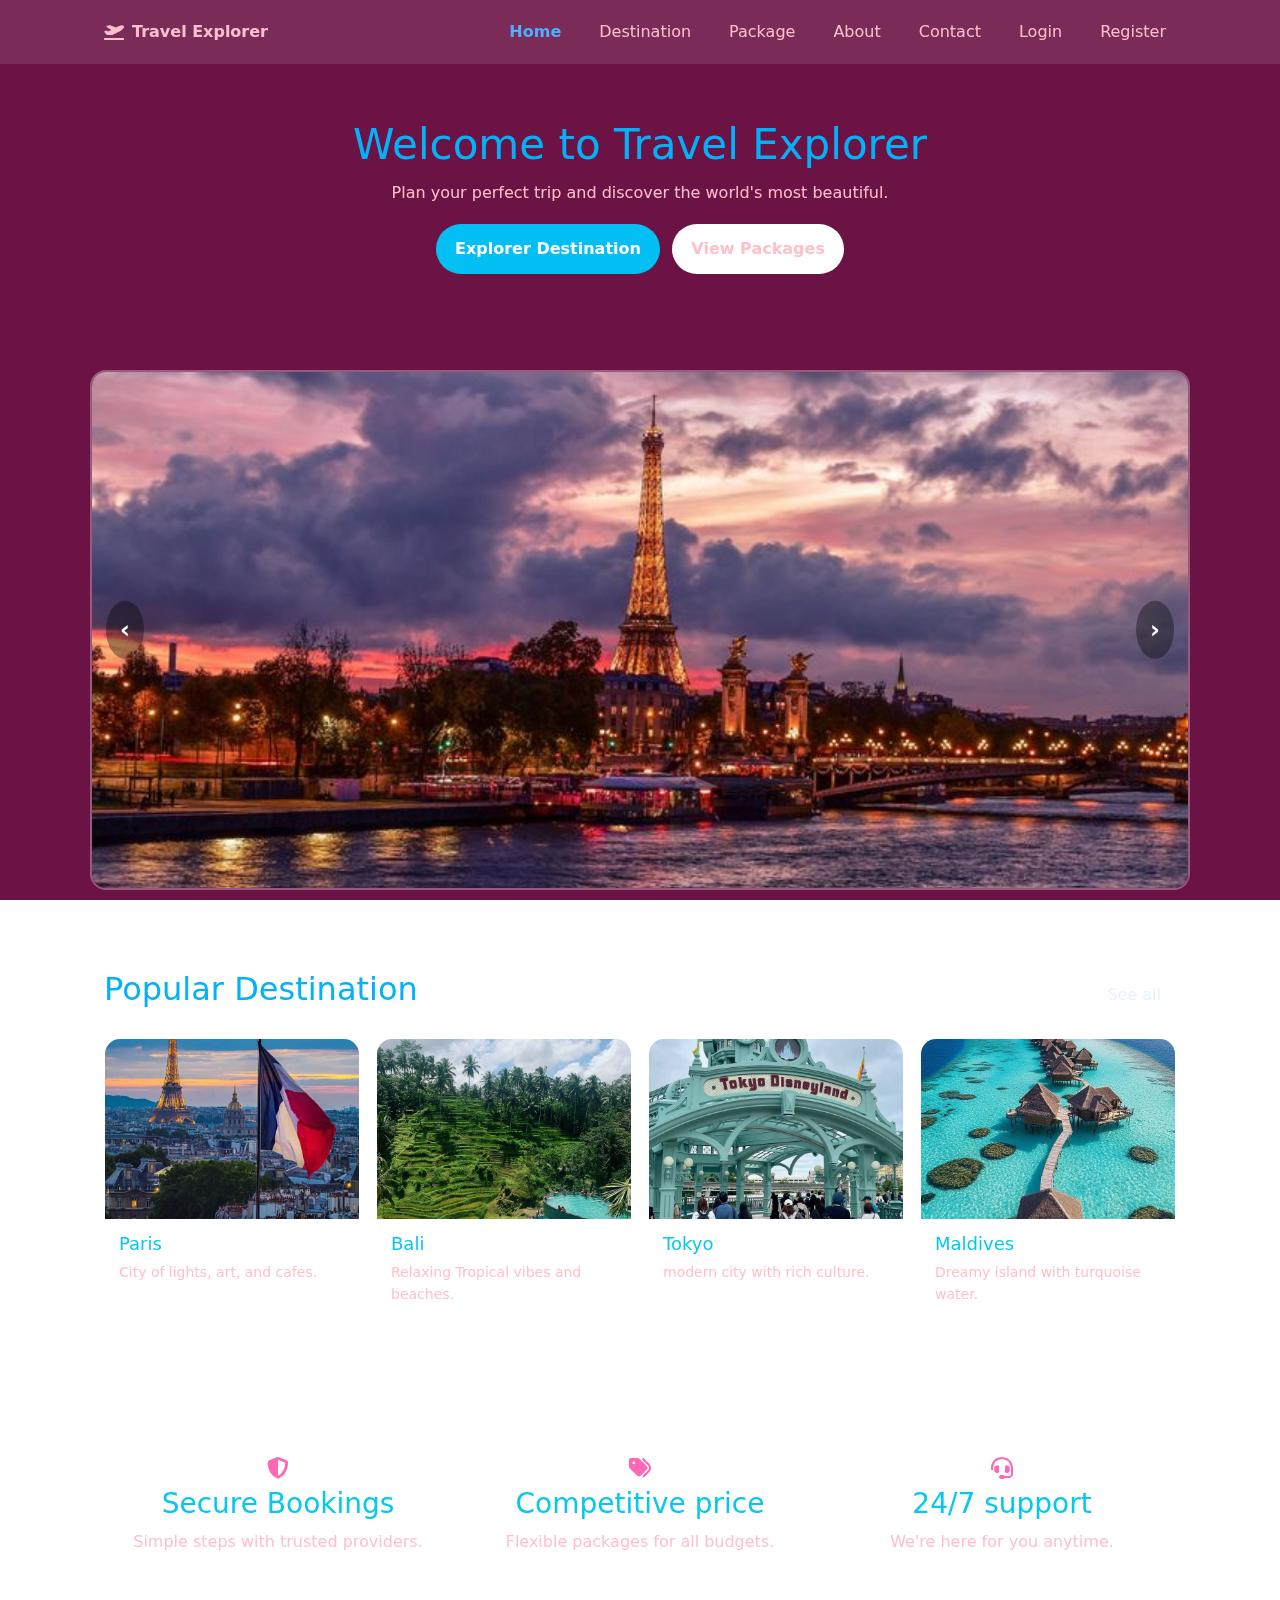
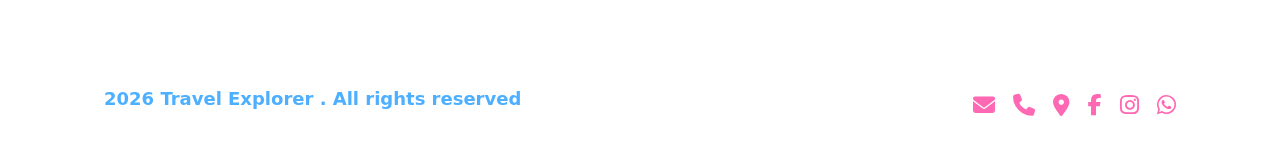
<file: index.html>
<!DOCTYPE html>
<html lang="en" dir="ltr">
<head>
    <meta charset="UTF-8">
    <meta name="viewport" content="width=device-width, initial-scale=1.0">
    <title>Home-Travel_Explorer</title>
    <link rel="stylesheet" href="./vendor/bootstrap/css/bootstrap.min.css">
    <link rel="stylesheet" href="./vendor/fontawesome-free-6.7.2-web/fontawesome-free-6.7.2-web/css/all.min.css">
    <link rel="stylesheet" href="./css/style.css">
</head>
<body>
    <div class="page-bg"></div>
    <div class="page-overlay"></div>
    <header class="site-header">
        <nav class="nav container">
            <a class="logo" href="index.html">
            <i class="fa-solid fa-plane-departure"></i>Travel Explorer</a>
            <button class="nav-toggle" aria-expanded="false" aria-controls="menu" aria-label="Toggle menu">
                <i class="fa-solid fa-bars"></i>
            </button>
            <ul id="menu" class="menu">
                <li><a class="active" href="index.html">Home</a></li>
                <li><a href="destinations.html">Destination</a></li>
                <li><a href="packages.html">Package</a></li>
                <li><a href="about.html">About</a></li>
                <li><a href="contact.html">Contact</a></li>
                <li><a href="login.html">Login</a></li>
                <li><a href="register.html">Register</a></li>
            </ul>
        </nav>
    </header>
    <main>
        <section class="hero container">
            <h1>Welcome to Travel Explorer</h1>
            <P>Plan your  perfect trip and discover the world's most beautiful.</P>
            <div class="cta-row">
                <a class="btn primary" href="destinations.html">Explorer Destination</a>
                <a class="btn ghost" href="packages.html">View Packages</a>
            </div>
        </section>
       
<div class="te-slider" id="heroSlider">
  <div class="te-track">
    <div class="te-item"><img src="./images/parisPhoto.jpeg"  alt="Paris"></div>
    <div class="te-item"><img src="./images/baliPhoto.jpeg" alt="Bali"></div>
    <div class="te-item"><img src="./images/TokyoPhoto.jpeg" alt="Tokyo"></div>
    <div class="te-item"><img src="./images/maldivesPhoto.jpeg" alt="Maldives"></div>
    <div class="te-item"><img src="./images/dubiPhoto.jpeg" alt="Dubai"></div>
  </div>

  <button class="te-nav te-prev" aria-label="Previous">‹</button>
  <button class="te-nav te-next" aria-label="Next">›</button>
</div>
<!-- ===== /Slider ===== -->

        <section class="container popular">
             <div class="section-head">
                        <h2>Popular Destination</h2>
                        <a class="link glass-btn" href="destinations.html">See all</a>
                    </div>
                    <div class="grid-4">
                        <article class="card">
                            <img src="./images/paris.jpeg"   alt="eiffel tower in paris">
                            <div class="card-body">
                                <h3>Paris</h3>
                                <p>City of lights, art, and cafes.</p>
                            </div>
                        </article>
                        <article class="card">
                            <img src="./images/bali.jpeg"  alt="Tropical beach in Bali">
                            <div class="card-body">
                                <h3>Bali</h3>
                                <p>Relaxing Tropical vibes and beaches.</p>
                            </div>
                        </article>
                        <article class="card">
                            <img src="./images/tokyo.jpeg"  alt="tokyo skyline at dusk">
                            <div class="card-body">
                                <h3>Tokyo</h3>
                                <p>modern city with rich culture.</p>
                            </div>
                        </article>
                        <article class="card">
                            <img src="./images/maldives.jpeg" alt="crystal water in maldives">
                            <div class="card-body">
                                <h3>Maldives</h3>
                                <p>Dreamy island with turquoise water.</p>
                            </div>
                        </article>
                    </div>
            </section>
            <!-- why choose us -->
             <section class="container feature">
                <h2>Why choose us?</h2>
                <div class="grid-3">
                    <div class="feature">
                        <i class="fa-solid fa-shield-halved "></i>
                        <h3>Secure Bookings</h3>
                        <p>Simple steps with trusted providers.</p>
                    </div>
                    <div class="feature">
                        <i class="fa-solid fa-tags"></i>
                        <h3>Competitive price</h3>
                        <p>Flexible packages for all budgets.</p>
                    </div>
                    <div class="feature">
                        <i class="fa-solid fa-headset"></i>
                        <h3>24/7 support</h3>
                        <p>We're here for you anytime.</p>
                    </div>
                </div>
             </section>
            </main>
            <footer class="site-footer">
                <div class="container footer-row">
                    <small>
                        <span id="year"></span>
                        Travel Explorer . All rights reserved
                    </small>
                    <div class="social">
                        <a href="mailto:info@travelexplorer.com" aria-label="Email">
                            <i class="fa-solid fa-envelope"></i>
                        </a>
                        <a href="#" aria-label="Phone">
                            <i class="fa-solid fa-phone"></i>
                        </a>
                        <a href="#" aria-label="Location">
                            <i class="fa-solid fa-location-dot"></i>
                        </a>
                        <a href="https://facebook.com" target="_blank" aria-label="facebook">
                            <i class="fa-brands fa-facebook-f"></i>
                        </a>
                        <a href="https://instagram.com" target="_blank" aria-label="instagram">
                            <i class="fa-brands fa-instagram"></i>
                        </a>
                        <a href="https://whatsApp" target="_blank" aria-label="whatsApp">
                            <i class="fa-brands fa-whatsapp"></i>
                        </a>
                     </div>
                </div>
            </footer>
            <script src="./vendor/bootstrap/js/bootstrap.bundle.min.js"></script>
            <script src="./js/app.js"></script>
        </body>
</html>
</file>
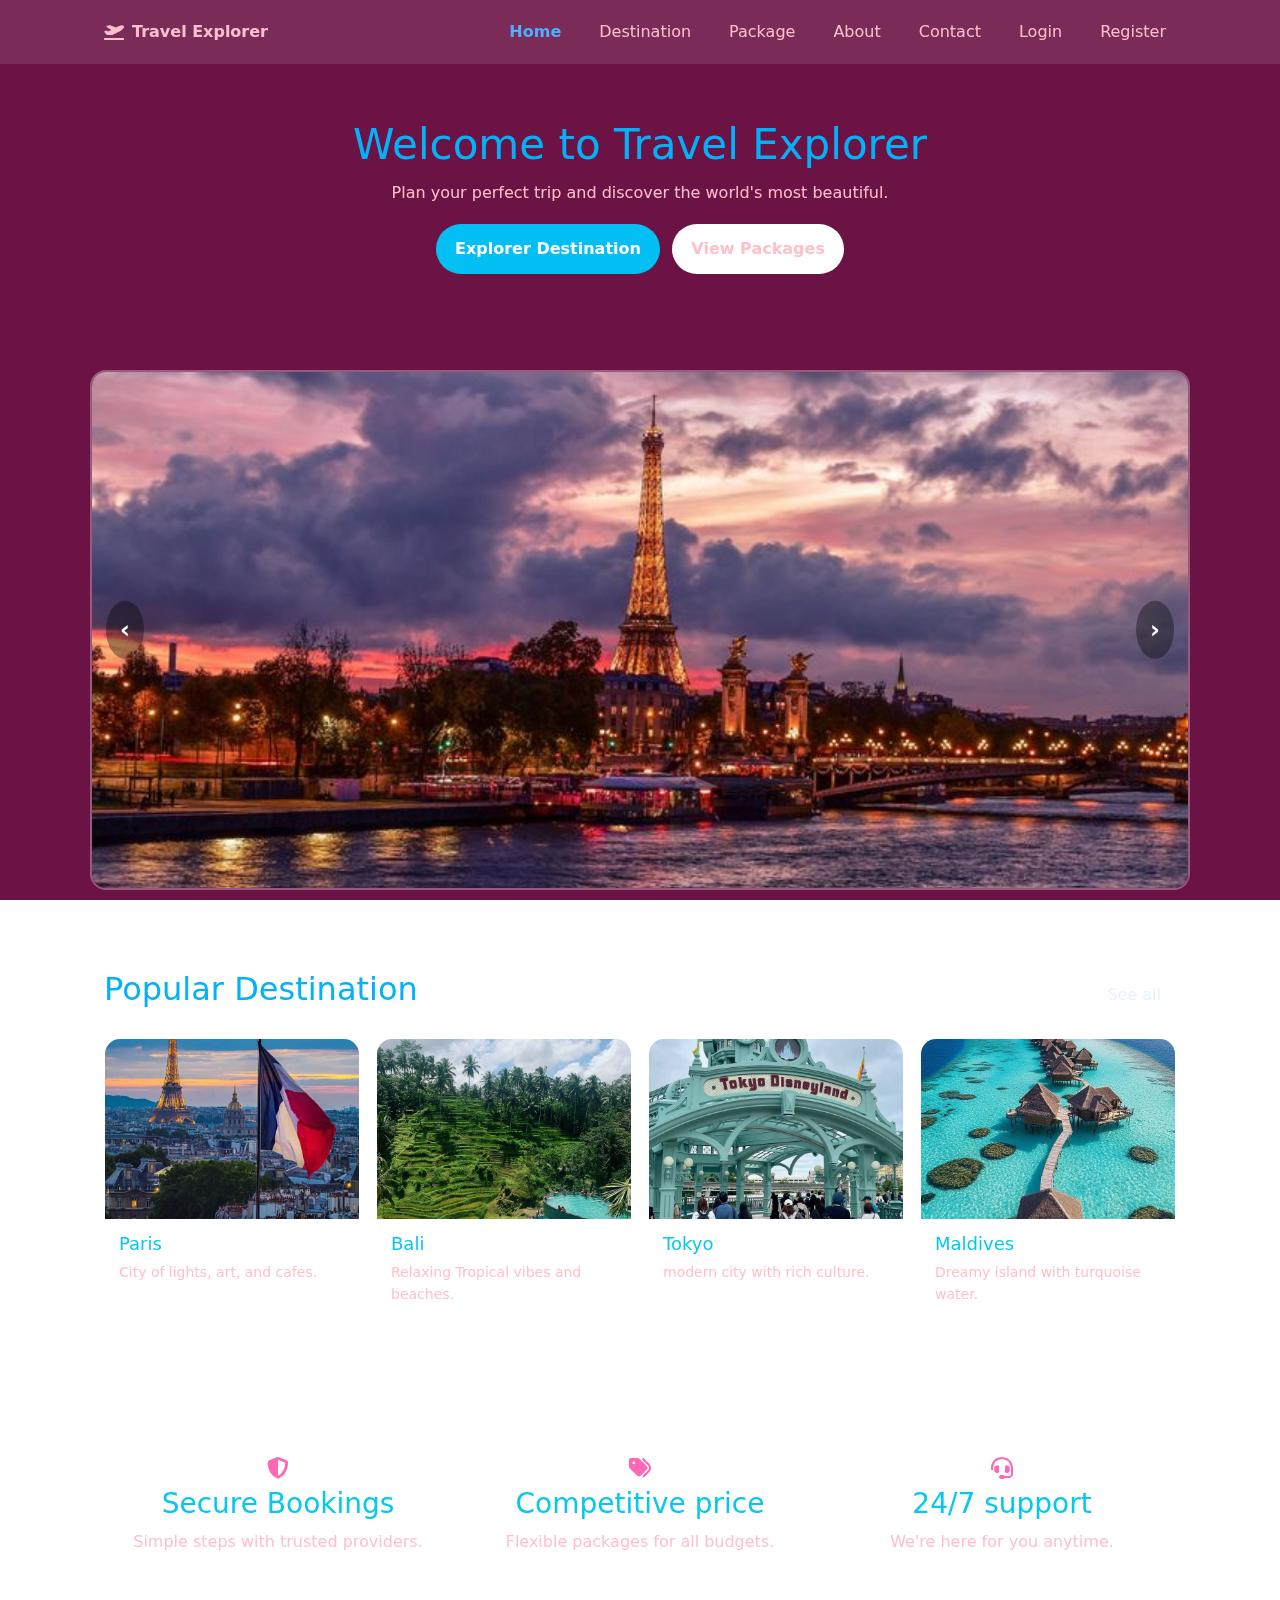
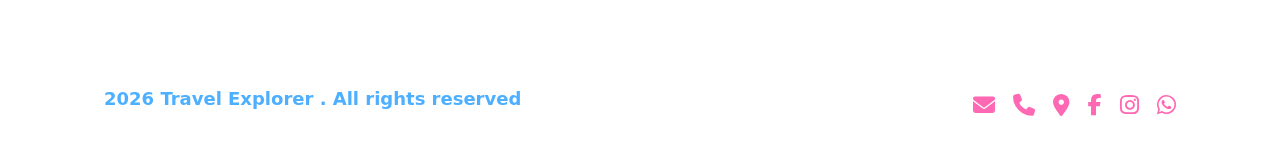
<file: HTML/index.html>
<!DOCTYPE html>
<html lang="en" dir="ltr">
<head>
    <meta charset="UTF-8">
    <meta name="viewport" content="width=device-width, initial-scale=1.0">
    <title>Travel_Explorer</title>
    <meta name="description" content="Discover top destination and travel package with travel Explorer.">
    <link rel="stylesheet" href="../vendor/web/bootstrap/css/bootstrap.min.css">
    <link rel="stylesheet" href="../vendor/web/fontawesome-free-6.7.2-web/fontawesome-free-6.7.2-web/css/all.min.css">
    <link rel="stylesheet" href="../css/style.css">
</head>
<body>
    <div class="page-bg"></div>
    <div class="page-overlay"></div>
    <header class="site-header">
        <nav class="nav container">
            <a class="logo" href="index.html">
            <i class="fa-solid fa-plane-departure"></i>Travel Explorer</a>
            <button class="nav-toggle" aria-expanded="false" aria-controls="menu" aria-label="Toggle menu">
                <i class="fa-solid fa-bars"></i>
            </button>
            <ul id="menu" class="menu">
                <li><a class="active" href="index.html">Home</a></li>
                <li><a href="./destinations.html">Destination</a></li>
                <li><a href="./packages.html">Package</a></li>
                <li><a href="./about.html">About</a></li>
                <li><a href="./contact.html">Contact</a></li>
                <li><a href="./login.html">Login</a></li>
                <li><a href="./register.html">Register</a></li>
            </ul>
        </nav>
    </header>
    <main>
        <section class="hero container">
            <h1>Welcome to Travel Explorer</h1>
            <P>Plan your  perfect trip and discover the world's most beautiful.</P>
            <div class="cta-row">
                <a class="btn primary" href="destinations.html">Explorer Destination</a>
                <a class="btn ghost" href="packages.html">View Packages</a>
            </div>
        </section>
       
<div class="te-slider" id="heroSlider">
  <div class="te-track">
    <div class="te-item"><img src="../images/parisPhoto.jpeg"  alt="Paris"></div>
    <div class="te-item"><img src="../images/baliPhoto.jpeg" alt="Bali"></div>
    <div class="te-item"><img src="../images/TokyoPhoto.jpeg" alt="Tokyo"></div>
    <div class="te-item"><img src="../images/maldivesPhoto.jpeg" alt="Maldives"></div>
    <div class="te-item"><img src="../images/dubiPhoto.jpeg" alt="Dubai"></div>
  </div>

  <button class="te-nav te-prev" aria-label="Previous">‹</button>
  <button class="te-nav te-next" aria-label="Next">›</button>
</div>
<!-- ===== /Slider ===== -->

        <section class="container popular">
             <div class="section-head">
                        <h2>Popular Destination</h2>
                        <a class="link glass-btn" href="destinations.html">See all</a>
                    </div>
                    <div class="grid-4">
                        <article class="card">
                            <img src="../images/paris.jpeg"   alt="eiffel tower in paris">
                            <div class="card-body">
                                <h3>Paris</h3>
                                <p>City of lights, art, and cafes.</p>
                            </div>
                        </article>
                        <article class="card">
                            <img src="../images/bali.jpeg"  alt="Tropical beach in Bali">
                            <div class="card-body">
                                <h3>Bali</h3>
                                <p>Relaxing Tropical vibes and beaches.</p>
                            </div>
                        </article>
                        <article class="card">
                            <img src="../images/tokyo.jpeg"  alt="tokyo skyline at dusk">
                            <div class="card-body">
                                <h3>Tokyo</h3>
                                <p>modern city with rich culture.</p>
                            </div>
                        </article>
                        <article class="card">
                            <img src="../images/maldives.jpeg" alt="crystal water in maldives">
                            <div class="card-body">
                                <h3>Maldives</h3>
                                <p>Dreamy island with turquoise water.</p>
                            </div>
                        </article>
                    </div>
            </section>
            <!-- why choose us -->
             <section class="container feature">
                <h2>Why choose us?</h2>
                <div class="grid-3">
                    <div class="feature">
                        <i class="fa-solid fa-shield-halved "></i>
                        <h3>Secure Bookings</h3>
                        <p>Simple steps with trusted providers.</p>
                    </div>
                    <div class="feature">
                        <i class="fa-solid fa-tags"></i>
                        <h3>Competitive price</h3>
                        <p>Flexible packages for all budgets.</p>
                    </div>
                    <div class="feature">
                        <i class="fa-solid fa-headset"></i>
                        <h3>24/7 support</h3>
                        <p>We're here for you anytime.</p>
                    </div>
                </div>
             </section>
            </main>
            <footer class="site-footer">
                <div class="container footer-row">
                    <small>
                        <span id="year"></span>
                        Travel Explorer . All rights reserved
                    </small>
                    <div class="social">
                        <a href="mailto:info@travelexplorer.com" aria-label="Email">
                            <i class="fa-solid fa-envelope"></i>
                        </a>
                        <a href="#" aria-label="Phone">
                            <i class="fa-solid fa-phone"></i>
                        </a>
                        <a href="#" aria-label="Location">
                            <i class="fa-solid fa-location-dot"></i>
                        </a>
                        <a href="https://facebook.com" target="_blank" aria-label="facebook">
                            <i class="fa-brands fa-facebook-f"></i>
                        </a>
                        <a href="https://instagram.com" target="_blank" aria-label="instagram">
                            <i class="fa-brands fa-instagram"></i>
                        </a>
                        <a href="https://whatsApp" target="_blank" aria-label="whatsApp">
                            <i class="fa-brands fa-whatsapp"></i>
                        </a>
                     </div>
                </div>
            </footer>
            <script src="../vendor/web/bootstrap/js/bootstrap.bundle.min.js"></script>
            <script src="../js/app.js"></script>
        </body>
</html>
</file>
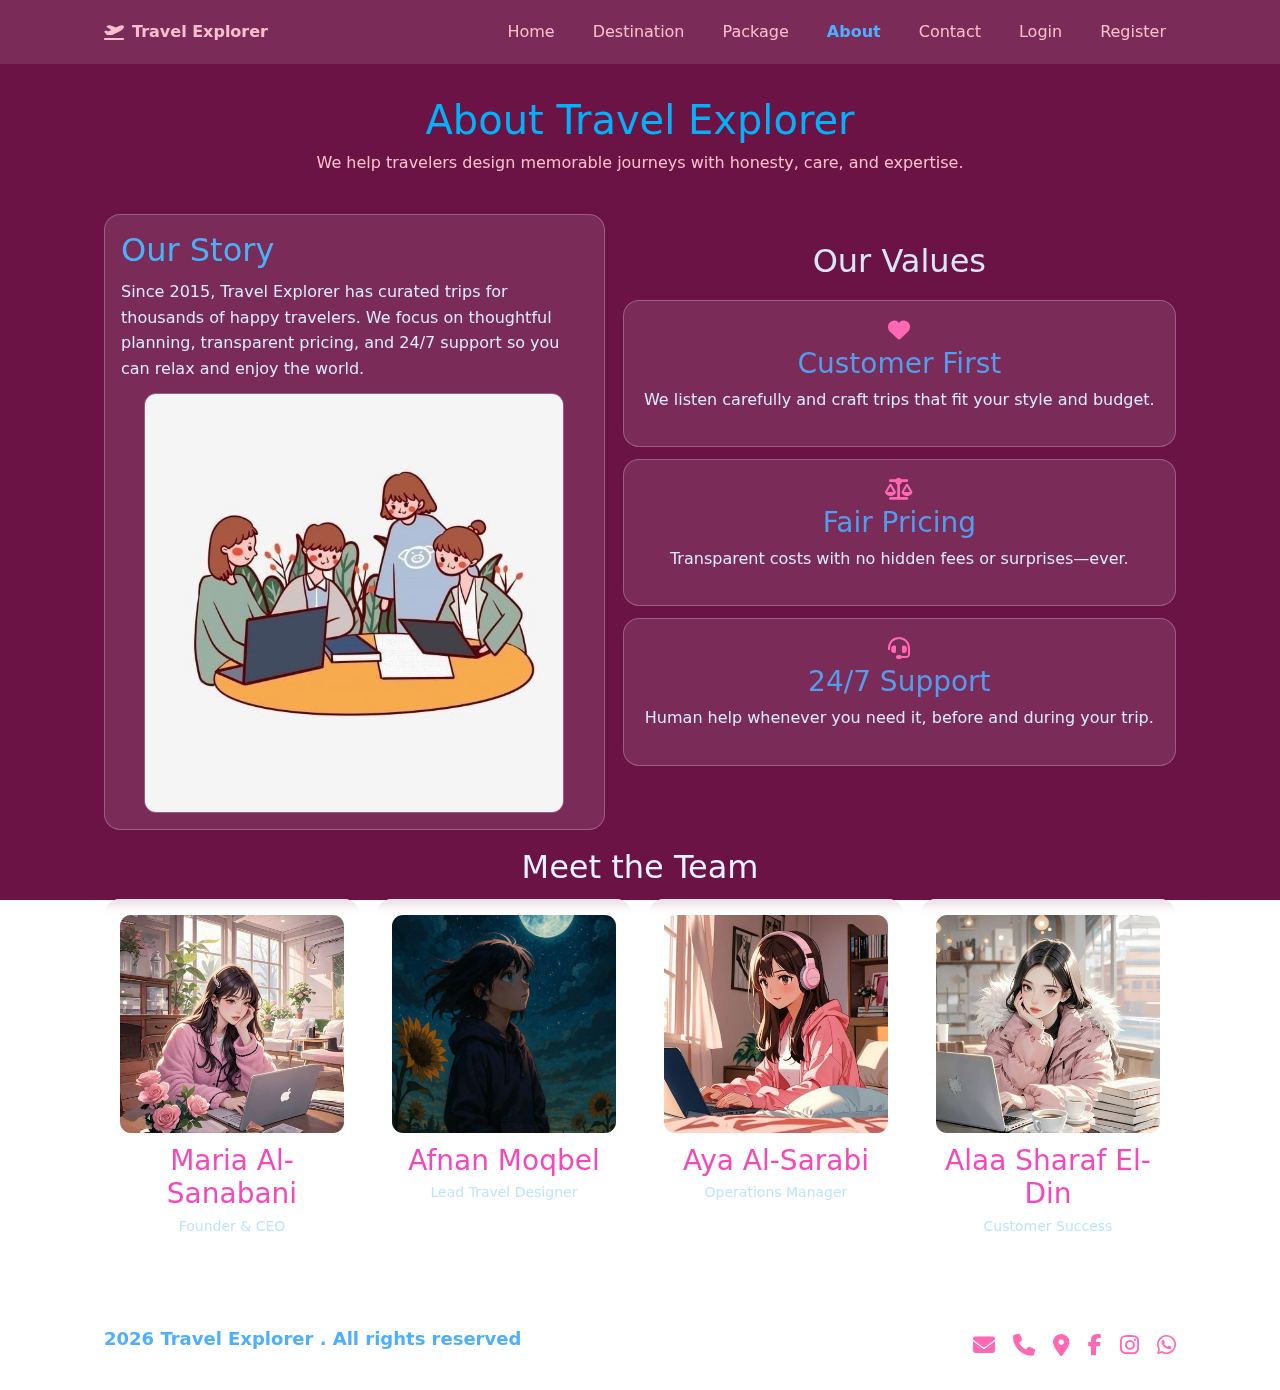
<file: about.html>
<!DOCTYPE html>
<html lang="en" dir="ltr">
<head>
    <meta charset="UTF-8">
    <meta name="viewport" content="width=device-width, initial-scale=1.0">
    <title>About-Travel_Explorer</title>
    <link rel="stylesheet" href="./vendor/bootstrap/css/bootstrap.min.css">
    <link rel="stylesheet" href="./vendor/fontawesome-free-6.7.2-web/fontawesome-free-6.7.2-web/css/all.min.css">
    <link rel="stylesheet" href="./css/style.css">
</head>
<body>
    <div class="page-bg"></div>
    <div class="page-overlay"></div>
    <header class="site-header">
        <nav class="nav container">
            <a class="logo" href="index.html">
            <i class="fa-solid fa-plane-departure"></i>Travel Explorer</a>
            <button class="nav-toggle" aria-expanded="false" aria-controls="menu" aria-label="Toggle menu">
                <i class="fa-solid fa-bars"></i>
            </button>
            <ul id="menu" class="menu">
                <li><a  href="index.html">Home</a></li>
                <li><a href="destinations.html">Destination</a></li>
                <li><a  href="packages.html">Package</a></li>
                <li><a class="active" href="bout.html">About</a></li>
                <li><a href="contact.html">Contact</a></li>
                <li><a href="login.html">Login</a></li>
                <li><a href="register.html">Register</a></li>
            </ul>
        </nav>
    </header>
             
      <main>
    <!-- عنوان الصفحة  -->
    <section class="container page-hero">
      <h1>About Travel Explorer</h1>
      <p>We help travelers design memorable journeys with honesty, care, and expertise.</p>
    </section>

    <!-- ===== New two-column layout: Aside (story) + Main (values) ===== -->
    <section class="container about-split">
      <!-- Left column: Our Story (text then image) -->
      <aside class="about-aside glass">
        <h2>Our Story</h2>
        <p>
          Since 2015, Travel Explorer has curated trips for thousands of happy travelers.
          We focus on thoughtful planning, transparent pricing, and 24/7 support so you can relax and enjoy the world.
        </p>
        <img class="about-illustration" src="./images/office-team2.jpeg" alt="Our team at work">
      </aside>

      <!-- Right column: Our Values (stacked vertically) -->
      <section class="about-main">
        <h2 class="center">Our Values</h2>

        <div class="value-card glass">
          <i class="fa-solid fa-heart"></i>
          <h3>Customer First</h3>
          <p>We listen carefully and craft trips that fit your style and budget.</p>
        </div>

        <div class="value-card glass">
          <i class="fa-solid fa-scale-balanced"></i>
          <h3>Fair Pricing</h3>
          <p>Transparent costs with no hidden fees or surprises—ever.</p>
        </div>

        <div class="value-card glass">
          <i class="fa-solid fa-headset"></i>
          <h3>24/7 Support</h3>
          <p>Human help whenever you need it, before and during your trip.</p>
        </div>
      </section>
    </section>
 <!-- الفريق -->
    <section class="container about-team">
      <h2 class="center">Meet the Team</h2>
      <div class="team-grid">
        <article class="team-card glass">
          <img src="./images/Maria.jpeg" alt="Alex Carter">
          <h3>Maria Al-Sanabani</h3>
          <p class="role">Founder & CEO</p>
        </article>
        <article class="team-card glass">
          <img src="./images/Afnan2.webp" alt="Sara Kim">
          <h3>Afnan Moqbel</h3>
          <p class="role">Lead Travel Designer</p>
        </article>
        <article class="team-card glass">
          <img src="./images/Aya.jpeg" alt="Yousef Ali">
          <h3>Aya Al-Sarabi</h3>
          <p class="role">Operations Manager</p>
        </article>
        <article class="team-card glass">
          <img src="./images/Alaa.jpeg" alt="Lina Gomez">
          <h3>Alaa Sharaf El-Din</h3>
          <p class="role">Customer Success</p>
        </article>
      </div>
    </section>
  </main>
        <footer class="site-footer">
                <div class="container footer-row">
                    <small>
                        <span id="year"></span>
                        Travel Explorer . All rights reserved
                    </small>
                    <div class="social">
                        <a href="mailto:info@travelexplorer.com" aria-label="Email">
                            <i class="fa-solid fa-envelope"></i>
                        </a>
                        <a href="#" aria-label="Phone">
                            <i class="fa-solid fa-phone"></i>
                        </a>
                        <a href="#" aria-label="Location">
                            <i class="fa-solid fa-location-dot"></i>
                        </a>
                        <a href="https://facebook.com" target="_blank" aria-label="facebook">
                            <i class="fa-brands fa-facebook-f"></i>
                        </a>
                        <a href="https://instagram.com" target="_blank" aria-label="instagram">
                            <i class="fa-brands fa-instagram"></i>
                        </a>
                        <a href="https://whatsApp" target="_blank" aria-label="whatsApp">
                            <i class="fa-brands fa-whatsapp"></i>
                        </a>
                     </div>
                </div>
            </footer>
    <script src="./vendor/bootstrap/js/bootstrap.bundle.min.js"></script>
            <script src="./js/app.js"></script>
</body>
</html>
</file>
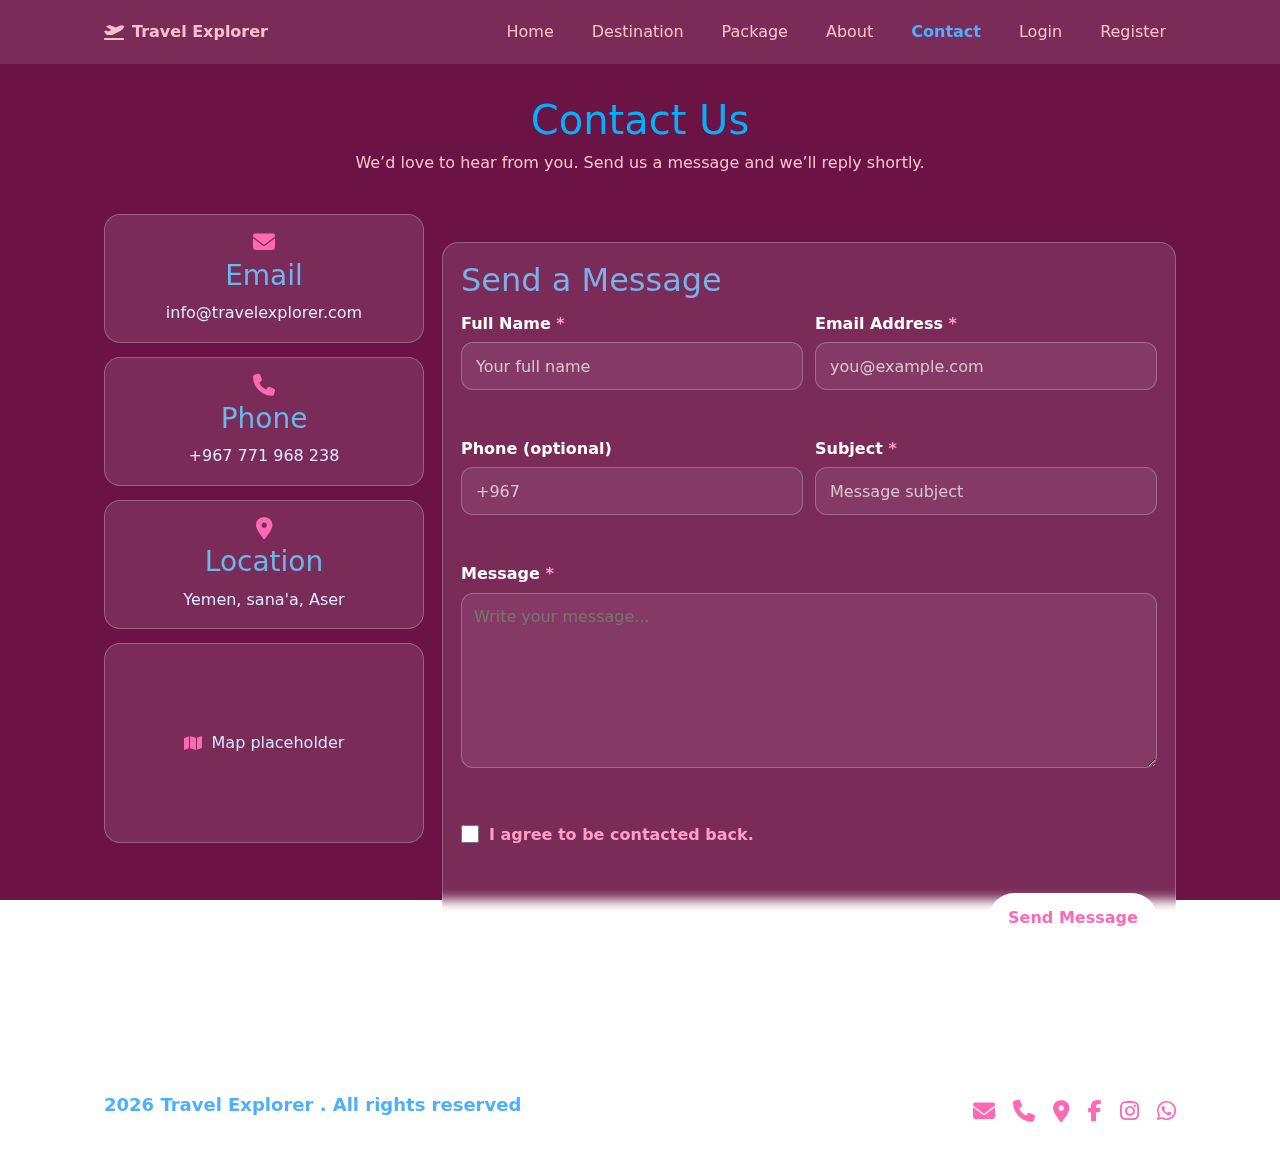
<file: contact.html>
<!DOCTYPE html>
<html lang="en" dir="ltr">
<head>
    <meta charset="UTF-8">
    <meta name="viewport" content="width=device-width, initial-scale=1.0">
    <title>Travel_Explorer </title>
    <link rel="stylesheet" href="./vendor/bootstrap/css/bootstrap.min.css">
    <link rel="stylesheet" href="./vendor/fontawesome-free-6.7.2-web/fontawesome-free-6.7.2-web/css/all.min.css">
    <link rel="stylesheet" href="./css/style.css">
</head>
<body>
    <div class="page-bg"></div>
    <div class="page-overlay"></div>
       <header class="site-header">
        <nav class="nav container">
            <a class="logo" href="index.html">
            <i class="fa-solid fa-plane-departure"></i>Travel Explorer</a>
            <button class="nav-toggle" aria-expanded="false" aria-controls="menu" aria-label="Toggle menu">
                <i class="fa-solid fa-bars"></i>
            </button>
            <ul id="menu" class="menu">
                <li><a  href="index.html">Home</a></li>
                <li><a href="destinations.html">Destination</a></li>
                <li><a href="packages.html">Package</a></li>
                <li><a href="about.html">About</a></li>
                <li><a class="active" href="contact.html">Contact</a></li>
                <li><a href="login.html">Login</a></li>
                <li><a href="register.html">Register</a></li>
            </ul>
        </nav>
    </header>
      <main>
    <section class="container page-hero">
      <h1>Contact Us</h1>
      <p>We’d love to hear from you. Send us a message and we’ll reply shortly.</p>
    </section>
        <section class="container contact-layout">
      <!-- معلومات التواصل -->
      <aside class="contact-info">
        <div class="info-card glass">
          <i class="fa-solid fa-envelope"></i>
          <h3>Email</h3>
          <p>info@travelexplorer.com</p>
        </div>
        <div class="info-card glass">
          <i class="fa-solid fa-phone"></i>
          <h3>Phone</h3>
          <p>+967 771 968 238</p>
        </div>
        <div class="info-card glass">
          <i class="fa-solid fa-location-dot"></i>
          <h3>Location</h3>
          <p>Yemen, sana'a, Aser</p>
        </div>

        <!-- مكان للخريطة -->
        <div class="map-box glass">
          <div class="map-placeholder">
            <i class="fa-solid fa-map"></i>
            <span>Map placeholder</span>
          </div>
        </div>
      </aside>
            <!-- نموذج التواصل -->
      <section class="contact-form glass">
        <h2>Send a Message</h2>

        <!-- رسائل التنبيه -->
        <div id="formSuccess" class="form-alert success" hidden>
          <i class="fa-solid fa-circle-check"></i> Your message has been sent. Thank you!
        </div>
        <div id="formError" class="form-alert error" hidden>
          <i class="fa-solid fa-triangle-exclamation"></i> Please fix the errors below and try again.
        </div>

        <form id="contactForm" novalidate>
          <div class="grid">
            <div class="field">
              <label for="name">Full Name <span>*</span></label>
              <input id="name" type="text" placeholder="Your full name" required />
              <small class="error-msg"></small>
            </div>

            <div class="field">
              <label for="email">Email Address <span>*</span></label>
              <input id="email" type="email" placeholder="you@example.com" required />
              <small class="error-msg"></small>
            </div>

            <div class="field">
              <label for="phone">Phone (optional)</label>
              <input id="phone" type="tel" placeholder="+967" />
              <small class="error-msg"></small>
            </div>

            <div class="field">
              <label for="subject">Subject <span>*</span></label>
              <input id="subject" type="text" placeholder="Message subject" required />
              <small class="error-msg"></small>
            </div>

            <div class="field field-full">
              <label for="message">Message <span>*</span></label>
              <textarea id="message" rows="6" placeholder="Write your message..." required></textarea>
              <small class="error-msg"></small>
            </div>

            <div class="field field-full agree">
              <label class="checkbox">
                <input id="agree" type="checkbox" required />
                <span>I agree to be contacted back.</span>
              </label>
              <small class="error-msg"></small>
            </div>

            <div class="actions field-full">
              <button type="submit" class="btn btn-book">Send Message</button>
            </div>
          </div>
        </form>
      </section>
    </section>
  </main>


    <footer class="site-footer">
                <div class="container footer-row">
                    <small>
                        <span id="year"></span>
                        Travel Explorer . All rights reserved
                    </small>
                    <div class="social">
                        <a href="mailto:info@travelexplorer.com" aria-label="Email">
                            <i class="fa-solid fa-envelope"></i>
                        </a>
                        <a href="#" aria-label="Phone">
                            <i class="fa-solid fa-phone"></i>
                        </a>
                        <a href="#" aria-label="Location">
                            <i class="fa-solid fa-location-dot"></i>
                        </a>
                        <a href="https://facebook.com" target="_blank" aria-label="facebook">
                            <i class="fa-brands fa-facebook-f"></i>
                        </a>
                        <a href="https://instagram.com" target="_blank" aria-label="instagram">
                            <i class="fa-brands fa-instagram"></i>
                        </a>
                        <a href="https://whatsApp" target="_blank" aria-label="whatsApp">
                            <i class="fa-brands fa-whatsapp"></i>
                        </a>
                     </div>
                </div>
            </footer>
            <script src="./vendor/bootstrap/js/bootstrap.bundle.min.js"></script>
            <script src="./js/app.js"></script>
        </body>
</html>
</file>
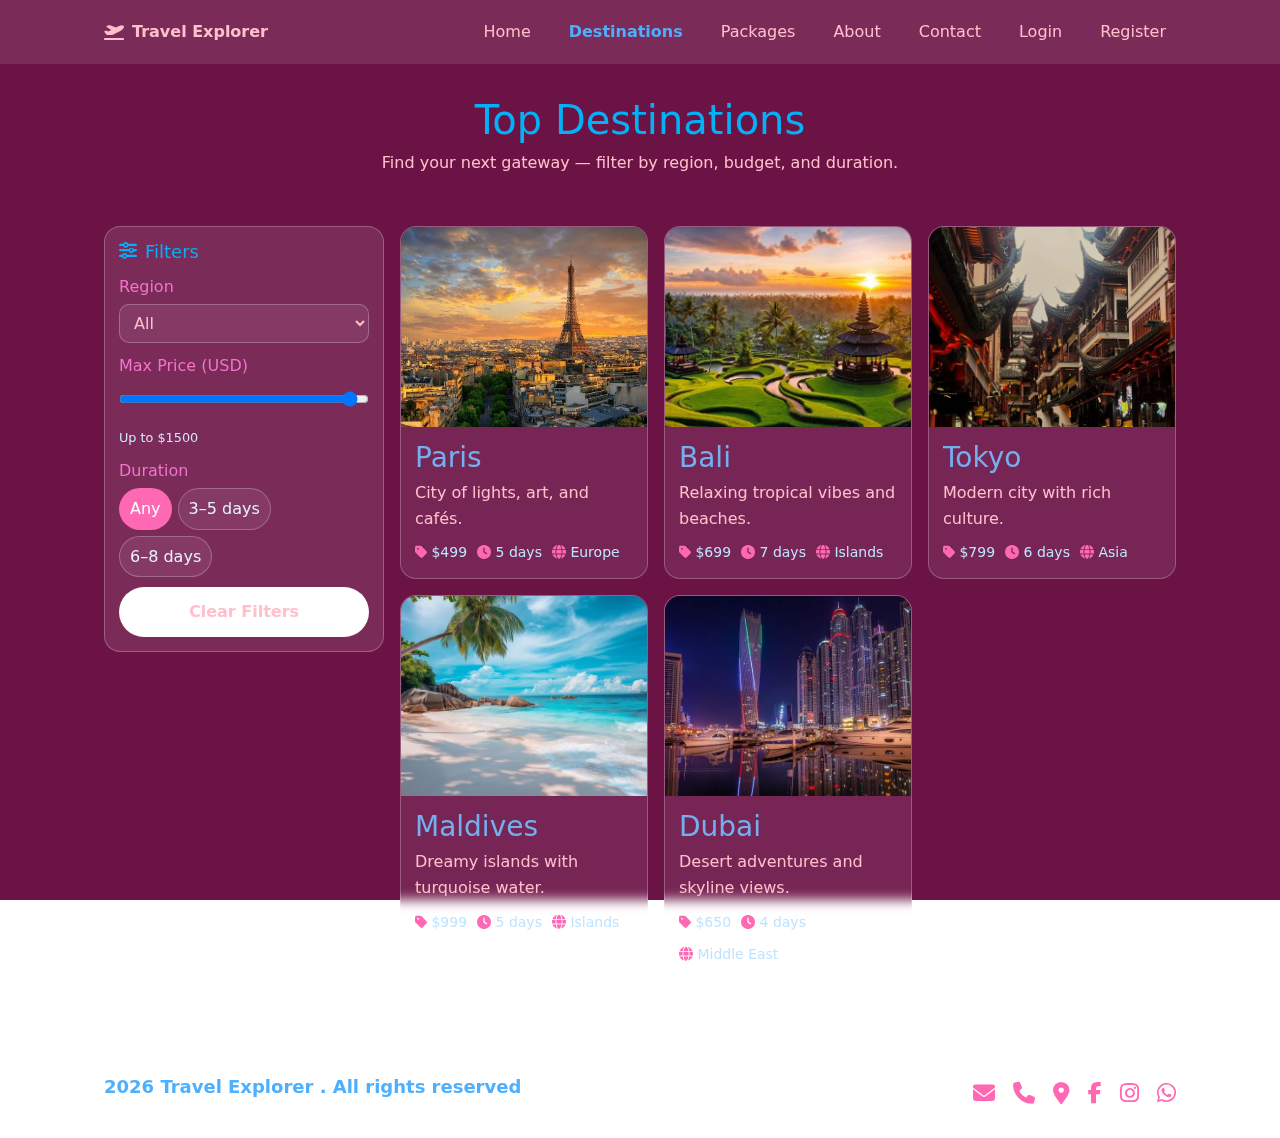
<file: destinations.html>
<!DOCTYPE html>
<html lang="en" dir="ltr">
<head>
    <meta charset="UTF-8">
    <meta name="viewport" content="width=device-width, initial-scale=1.0">
    <title>Destinations-Travel_Explorer</title>
    <meta name="description" content="Discover top destination and travel package with travel Explorer.">
    <link rel="stylesheet" href="./vendor/bootstrap/css/bootstrap.min.css">
    <link rel="stylesheet" href="./vendor/fontawesome-free-6.7.2-web/fontawesome-free-6.7.2-web/css/all.min.css">
    <link rel="stylesheet" href="./css/style.css">
</head>
<body>
    <div class="page-bg"></div>
    <div class="page-overlay"></div>
    <header class="site-header">
        <nav class="nav container">
            <a class="logo" href="index.html">
            <i class="fa-solid fa-plane-departure"></i>Travel Explorer</a>
            <button class="nav-toggle" aria-expanded="false" aria-controls="menu" aria-label="Toggle menu">
                <i class="fa-solid fa-bars"></i>
            </button>
            <ul id="menu" class="menu">
                   <li><a href="index.html">Home</a></li>
                   <li><a class="active" href="destinations.html">Destinations</a></li>
                   <li><a href="packages.html">Packages</a></li>
                   <li><a href="about.html">About</a></li>
                   <li><a href="contact.html">Contact</a></li>
                   <li><a href="login.html">Login</a></li>
                   <li><a href="register.html">Register</a></li>

            </ul>
        </nav>
    </header>
         <main>
    <section class="container page-hero">
      <h1>Top Destinations</h1>
      <p>Find your next gateway — filter by region, budget, and duration.</p>
    </section>
                <!-- Filters + Grid -->
    <section class="container dest-layout">
      <!-- Filters (left) -->
      <aside class="filters glass">
        <h2><i class="fa-solid fa-sliders"></i> Filters</h2>

        <label class="filter-item">
          <span>Region</span>
          <select id="f-region">
            <option value="all">All</option>
            <option value="europe">Europe</option>
            <option value="asia">Asia</option>
            <option value="middle-east">Middle East</option>
            <option value="islands">Islands</option>
          </select>
        </label>

        <label class="filter-item">
          <span>Max Price (USD)</span>
          <input id="f-price" type="range" min="300" max="1500" step="100" value="1500" />
          <small id="priceValue">Up to $1500</small>
        </label>

        <div class="filter-item">
          <span>Duration</span>
          <div class="chips">
            <button class="chip active" data-duration="any">Any</button>
            <button class="chip" data-duration="short">3–5 days</button>
            <button class="chip" data-duration="week">6–8 days</button>
          </div>
        </div>

        <button id="clearFilters" class="btn ghost w-100">Clear Filters</button>
      </aside>

      <!-- Grid (right) -->
      <div class="dest-grid" id="destGrid">
        <!-- Card -->
        <article class="dest-card" data-region="europe" data-price="499" data-duration="short">
          <img src="./images/paris2.jpeg" alt="Paris">
          <div class="dest-body">
            <h3>Paris</h3>
            <p>City of lights, art, and cafés.</p>
            <div class="meta">
              <span><i class="fa-solid fa-tag"></i> $499</span>
              <span><i class="fa-solid fa-clock"></i> 5 days</span>
              <span><i class="fa-solid fa-globe"></i> Europe</span>
            </div>
          </div>
        </article>

        <article class="dest-card" data-region="islands" data-price="699" data-duration="week">
          <img src="./images/bali2.jpeg" alt="Bali">
          <div class="dest-body">
            <h3>Bali</h3>
            <p>Relaxing tropical vibes and beaches.</p>
            <div class="meta">
              <span><i class="fa-solid fa-tag"></i> $699</span>
              <span><i class="fa-solid fa-clock"></i> 7 days</span>
              <span><i class="fa-solid fa-globe"></i> Islands</span>
            </div>
          </div>
        </article>

        <article class="dest-card" data-region="asia" data-price="799" data-duration="week">
          <img src="./images/tokyo2.jpeg" alt="Tokyo">
          <div class="dest-body">
            <h3>Tokyo</h3>
            <p>Modern city with rich culture.</p>
            <div class="meta">
              <span><i class="fa-solid fa-tag"></i> $799</span>
              <span><i class="fa-solid fa-clock"></i> 6 days</span>
              <span><i class="fa-solid fa-globe"></i> Asia</span>
            </div>
          </div>
        </article>

        <article class="dest-card" data-region="islands" data-price="999" data-duration="short">
          <img src="./images/maldives2.jpeg" alt="Maldives">
          <div class="dest-body">
            <h3>Maldives</h3>
            <p>Dreamy islands with turquoise water.</p>
            <div class="meta">
              <span><i class="fa-solid fa-tag"></i> $999</span>
              <span><i class="fa-solid fa-clock"></i> 5 days</span>
              <span><i class="fa-solid fa-globe"></i> Islands</span>
            </div>
          </div>
        </article>

        <article class="dest-card" data-region="middle-east" data-price="650" data-duration="short">
          <img src="./images/dubi2.jpeg" alt="Dubai">
          <div class="dest-body">
            <h3>Dubai</h3>
            <p>Desert adventures and skyline views.</p>
            <div class="meta">
              <span><i class="fa-solid fa-tag"></i> $650</span>
              <span><i class="fa-solid fa-clock"></i> 4 days</span>
              <span><i class="fa-solid fa-globe"></i> Middle East</span>
            </div>
          </div>
        </article>
      </div>
    </section>

    <footer class="site-footer">
                <div class="container footer-row">
                    <small>
                        <span id="year"></span>
                        Travel Explorer . All rights reserved
                    </small>
                    <div class="social">
                        <a href="mailto:info@travelexplorer.com" aria-label="Email">
                            <i class="fa-solid fa-envelope"></i>
                        </a>
                        <a href="#" aria-label="Phone">
                            <i class="fa-solid fa-phone"></i>
                        </a>
                        <a href="#" aria-label="Location">
                            <i class="fa-solid fa-location-dot"></i>
                        </a>
                        <a href="https://facebook.com" target="_blank" aria-label="facebook">
                            <i class="fa-brands fa-facebook-f"></i>
                        </a>
                        <a href="https://instagram.com" target="_blank" aria-label="instagram">
                            <i class="fa-brands fa-instagram"></i>
                        </a>
                        <a href="https://whatsApp" target="_blank" aria-label="whatsApp">
                            <i class="fa-brands fa-whatsapp"></i>
                        </a>
                     </div>
                </div>
            </footer>
            <script src="./js/app.js"></script>
</body>
</html>
</file>
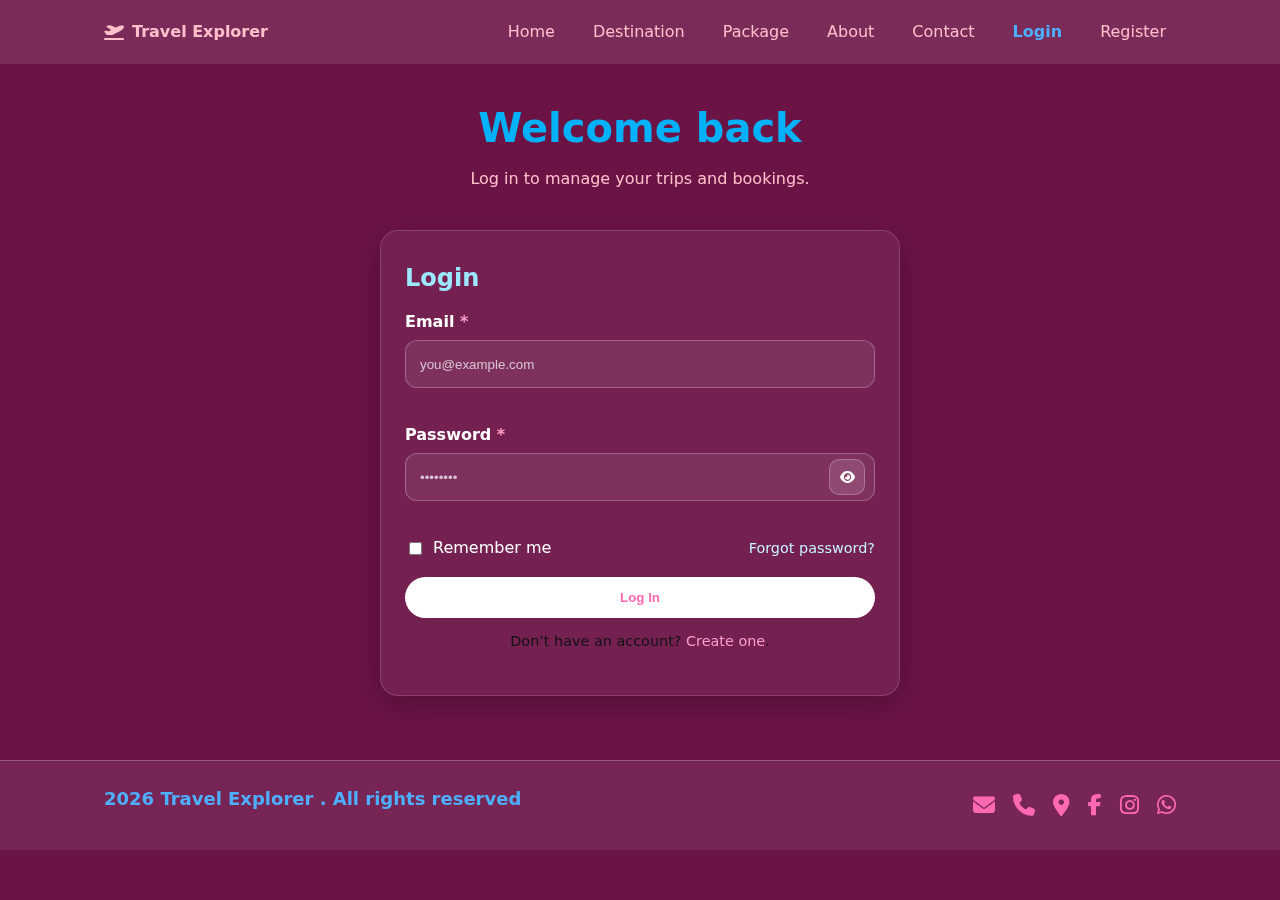
<file: login.html>
<!Doctype html>
<html lang="en" dir="ltr">
<head>
  <meta charset="utf-8" />
  <meta name="viewport" content="width=device-width, initial-scale=1" />
  <title>Login-Travel_Explorer</title>
  <link rel="stylesheet" href="./vendor/fontawesome-free-6.7.2-web/fontawesome-free-6.7.2-web/css/all.min.css" />
  <link rel="stylesheet" href="./css/style.css" />
</head>
<body>
  <div class="page-bg"></div>
  <div class="page-overlay"></div>
  <header class="site-header">
    <nav class="nav container">
  <a class="logo" href="index.html"><i class="fa-solid fa-plane-departure"></i>Travel Explorer</a>

  <!-- زر البرغر -->
  <button class="nav-toggle" aria-expanded="false" aria-controls="menu" aria-label="Toggle menu">
    <i class="fa-solid fa-bars"></i>
  </button>

  <!-- القائمة -->
  <ul id="menu" class="menu">
    <li><a href="index.html">Home</a></li>
    <li><a href="destinations.html">Destination</a></li>
    <li><a href="packages.html">Package</a></li>
    <li><a href="about.html">About</a></li>
    <li><a href="contact.html">Contact</a></li>
    <li><a class="active" href="login.html">Login</a></li>
    <li><a href="register.html">Register</a></li>
  </ul>
</nav>

  </header>

  <main>
    <section class="container page-hero">
      <h1>Welcome back</h1>
      <p>Log in to manage your trips and bookings.</p>
    </section>

    <section class="container auth-wrap">
      <form id="loginForm" class="glass auth-card" novalidate>
        <h2>Login</h2>

        <div id="loginError" class="form-alert error" hidden>
          <i class="fa-solid fa-triangle-exclamation"></i>
          Please fix the errors and try again.
        </div>
        <div id="loginSuccess" class="form-alert success" hidden>
          <i class="fa-solid fa-circle-check"></i>
          Login successful! Welcome back 🎉
        </div>

        <div class="field">
          <label for="loginEmail">Email <span>*</span></label>
          <input id="loginEmail" type="email" placeholder="you@example.com" required />
          <small class="error-msg"></small>
        </div>

        <div class="field">
          <label for="loginPassword">Password <span>*</span></label>
          <div class="input-group">
            <input id="loginPassword" type="password" placeholder="••••••••" required />
            <button type="button" class="toggle-password" aria-label="Show/Hide password" onclick="togglePassword('loginPassword', this)">
              <i class="fa-solid fa-eye"></i>
            </button>
          </div>
          <small class="error-msg"></small>
        </div>

        <div class="auth-row">
          <label class="checkbox">
            <input id="remember" type="checkbox" />
            <span>Remember me</span>
          </label>
          <a class="link-light small" href="#">Forgot password?</a>
        </div>

        <button type="submit" class="btn btn-book w-100">Log In</button>

        <p class="small center mt-2">
          Don’t have an account? <a class="link-pink" href="./register.html">Create one</a>.
        </p>
      </form>
    </section>
  </main>

  <footer class="site-footer">
                <div class="container footer-row">
                    <small>
                        <span id="year"></span>
                        Travel Explorer . All rights reserved
                    </small>
                    <div class="social">
                        <a href="mailto:info@travelexplorer.com" aria-label="Email">
                            <i class="fa-solid fa-envelope"></i>
                        </a>
                        <a href="#" aria-label="Phone">
                            <i class="fa-solid fa-phone"></i>
                        </a>
                        <a href="#" aria-label="Location">
                            <i class="fa-solid fa-location-dot"></i>
                        </a>
                        <a href="https://facebook.com" target="_blank" aria-label="facebook">
                            <i class="fa-brands fa-facebook-f"></i>
                        </a>
                        <a href="https://instagram.com" target="_blank" aria-label="instagram">
                            <i class="fa-brands fa-instagram"></i>
                        </a>
                        <a href="https://whatsApp" target="_blank" aria-label="whatsApp">
                            <i class="fa-brands fa-whatsapp"></i>
                        </a>
                     </div>
                </div>
            </footer>

  <script src="./js/app.js"></script>
</body>
</html>
</file>
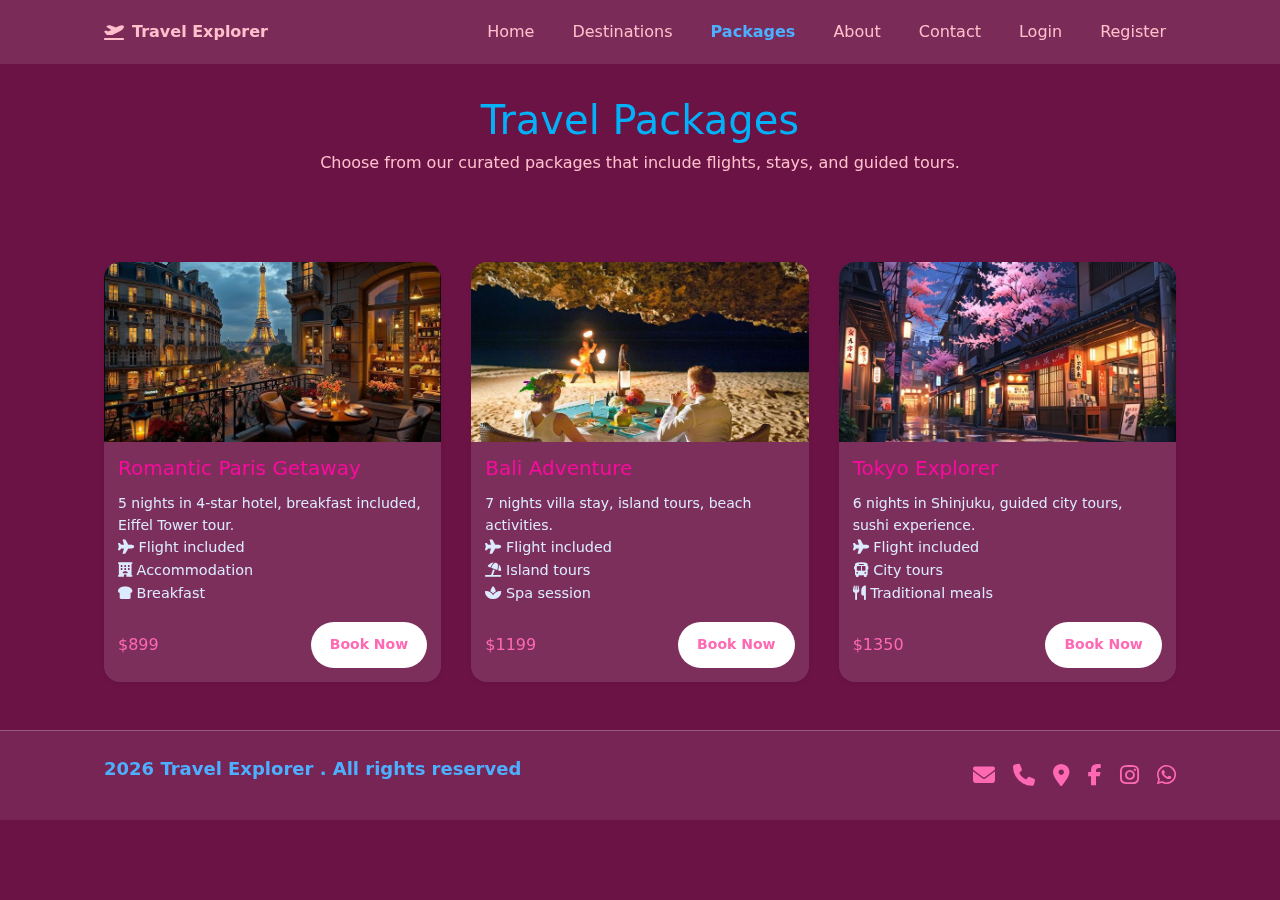
<file: packages.html>
<!DOCTYPE html>
<html lang="en" dir="ltr">
<head>
    <meta charset="UTF-8">
    <meta name="viewport" content="width=device-width, initial-scale=1.0">
    <title>Packages-Travel_Explorer</title>
    <meta name="description" content="Discover top destination and travel package with travel Explorer.">
    <link rel="stylesheet" href="./vendor/bootstrap/css/bootstrap.min.css">
    <link rel="stylesheet" href="./vendor/fontawesome-free-6.7.2-web/fontawesome-free-6.7.2-web/css/all.min.css">
    <link rel="stylesheet" href="./css/style.css">
</head>
<body>
    <div class="page-bg"></div>
    <div class="page-overlay"></div>
      <header class="site-header">
        <nav class="nav container">
            <a class="logo" href="index.html">
            <i class="fa-solid fa-plane-departure"></i>Travel Explorer</a>
            <button class="nav-toggle" aria-expanded="false" aria-controls="menu" aria-label="Toggle menu">
                <i class="fa-solid fa-bars"></i>
            </button>
            <ul id="menu" class="menu">
                <li><a href="index.html">Home</a></li>
<li><a href="destinations.html">Destinations</a></li>
<li><a class="active" href="packages.html">Packages</a></li>
<li><a href="about.html">About</a></li>
<li><a href="contact.html">Contact</a></li>
<li><a href="login.html">Login</a></li>
<li><a href="register.html">Register</a></li>

            </ul>
        </nav>
    </header>
      <main>
    <section class="container page-hero">
      <h1>Travel Packages</h1>
      <p>Choose from our curated packages that include flights, stays, and guided tours.</p>
    </section>
                 
        <!-- Packages using Bootstrap (GLASS + WHITE BOOK BUTTON) -->
<div class="container my-5">
  <div class="row g-4">
    
    <!-- Paris -->
    <div class="col-md-4">
      <div class="card glass h-100 rounded-4 shadow-sm border-0">
        <img src="./images/paris3.jpeg" class="card-img-top" alt="Paris">
        <div class="card-body">
          <h5 class="card-title">Romantic Paris Getaway</h5>
          <p class="card-text">5 nights in 4-star hotel, breakfast included, Eiffel Tower tour.</p>
          <ul class="list-unstyled small">
            <li><i class="fa-solid fa-plane"></i> Flight included</li>
            <li><i class="fa-solid fa-hotel"></i> Accommodation</li>
            <li><i class="fa-solid fa-bread-slice"></i> Breakfast</li>
          </ul>
          <div class="d-flex justify-content-between align-items-center">
            <span class="fw-bold text-pink">$899</span>
            <!-- زر الحجز الأبيض + تمرير اسم الباكج للمودال -->
            <a href="#" class="btn btn-sm btn-book"
               data-bs-toggle="modal" data-bs-target="#bookModal"
               data-package="Romantic Paris Getaway">Book Now</a>
          </div>
        </div>
      </div>
    </div>

    <!-- Bali -->
    <div class="col-md-4">
      <div class="card glass h-100 rounded-4 shadow-sm border-0">
        <img src="./images/bali3.jpeg" class="card-img-top" alt="Bali">
        <div class="card-body">
          <h5 class="card-title">Bali Adventure</h5>
          <p class="card-text">7 nights villa stay, island tours, beach activities.</p>
          <ul class="list-unstyled small">
            <li><i class="fa-solid fa-plane"></i> Flight included</li>
            <li><i class="fa-solid fa-umbrella-beach"></i> Island tours</li>
            <li><i class="fa-solid fa-spa"></i> Spa session</li>
          </ul>
          <div class="d-flex justify-content-between align-items-center">
            <span class="fw-bold text-pink">$1199</span>
            <a href="#" class="btn btn-sm btn-book"
               data-bs-toggle="modal" data-bs-target="#bookModal"
               data-package="Bali Adventure">Book Now</a>
          </div>
        </div>
      </div>
    </div>

    <!-- Tokyo -->
    <div class="col-md-4">
      <div class="card glass h-100 rounded-4 shadow-sm border-0">
        <img src="./images/tokyo3.jpeg" class="card-img-top" alt="Tokyo">
        <div class="card-body">
          <h5 class="card-title">Tokyo Explorer</h5>
          <p class="card-text">6 nights in Shinjuku, guided city tours, sushi experience.</p>
          <ul class="list-unstyled small">
            <li><i class="fa-solid fa-plane"></i> Flight included</li>
            <li><i class="fa-solid fa-bus"></i> City tours</li>
            <li><i class="fa-solid fa-utensils"></i> Traditional meals</li>
          </ul>
          <div class="d-flex justify-content-between align-items-center">
            <span class="fw-bold text-pink">$1350</span>
            <a href="#" class="btn btn-sm btn-book"
               data-bs-toggle="modal" data-bs-target="#bookModal"
               data-package="Tokyo Explorer">Book Now</a>
          </div>
        </div>
      </div>
    </div>

  </div>
</div>

  </main>

             <footer class="site-footer">
                <div class="container footer-row">
                    <small>
                        <span id="year"></span>
                        Travel Explorer . All rights reserved
                    </small>
                    <div class="social">
                        <a href="mailto:info@travelexplorer.com" aria-label="Email">
                            <i class="fa-solid fa-envelope"></i>
                        </a>
                        <a href="#" aria-label="Phone">
                            <i class="fa-solid fa-phone"></i>
                        </a>
                        <a href="#" aria-label="Location">
                            <i class="fa-solid fa-location-dot"></i>
                        </a>
                        <a href="https://facebook.com" target="_blank" aria-label="facebook">
                            <i class="fa-brands fa-facebook-f"></i>
                        </a>
                        <a href="https://instagram.com" target="_blank" aria-label="instagram">
                            <i class="fa-brands fa-instagram"></i>
                        </a>
                        <a href="https://whatsApp" target="_blank" aria-label="whatsApp">
                            <i class="fa-brands fa-whatsapp"></i>
                        </a>
                     </div>
                </div>
            </footer>
                <!-- Booking Modal -->
  <div class="modal fade" id="bookModal" tabindex="-1" aria-hidden="true">
    <div class="modal-dialog modal-dialog-centered">
      <div class="modal-content glass">
        <div class="modal-header">
          <h5 class="modal-title" id="bookTitle">Book Your Package</h5>
          <button type="button" class="btn-close" data-bs-dismiss="modal" aria-label="Close"></button>
        </div>
        <div class="modal-body">
          <form id="bookForm">
            <div class="mb-3">
              <label for="pkg" class="form-label">Selected Package</label>
              <input type="text" class="form-control" id="pkg" readonly>
            </div>
            <div class="mb-3">
              <label for="name" class="form-label">Full Name</label>
              <input type="text" class="form-control" id="name" placeholder="Enter your name" required>
            </div>
            <div class="mb-3">
              <label for="email" class="form-label">Email Address</label>
              <input type="email" class="form-control" id="email" placeholder="Enter your email" required>
            </div>
            <button type="submit" class="btn btn-book w-100">Confirm Booking</button>
          </form>
        </div>
      </div>
    </div>
  </div>
            <script src="./vendor/bootstrap/js/bootstrap.bundle.min.js"></script>
            <script src="./js/app.js"></script>
</body>
</html>
</file>
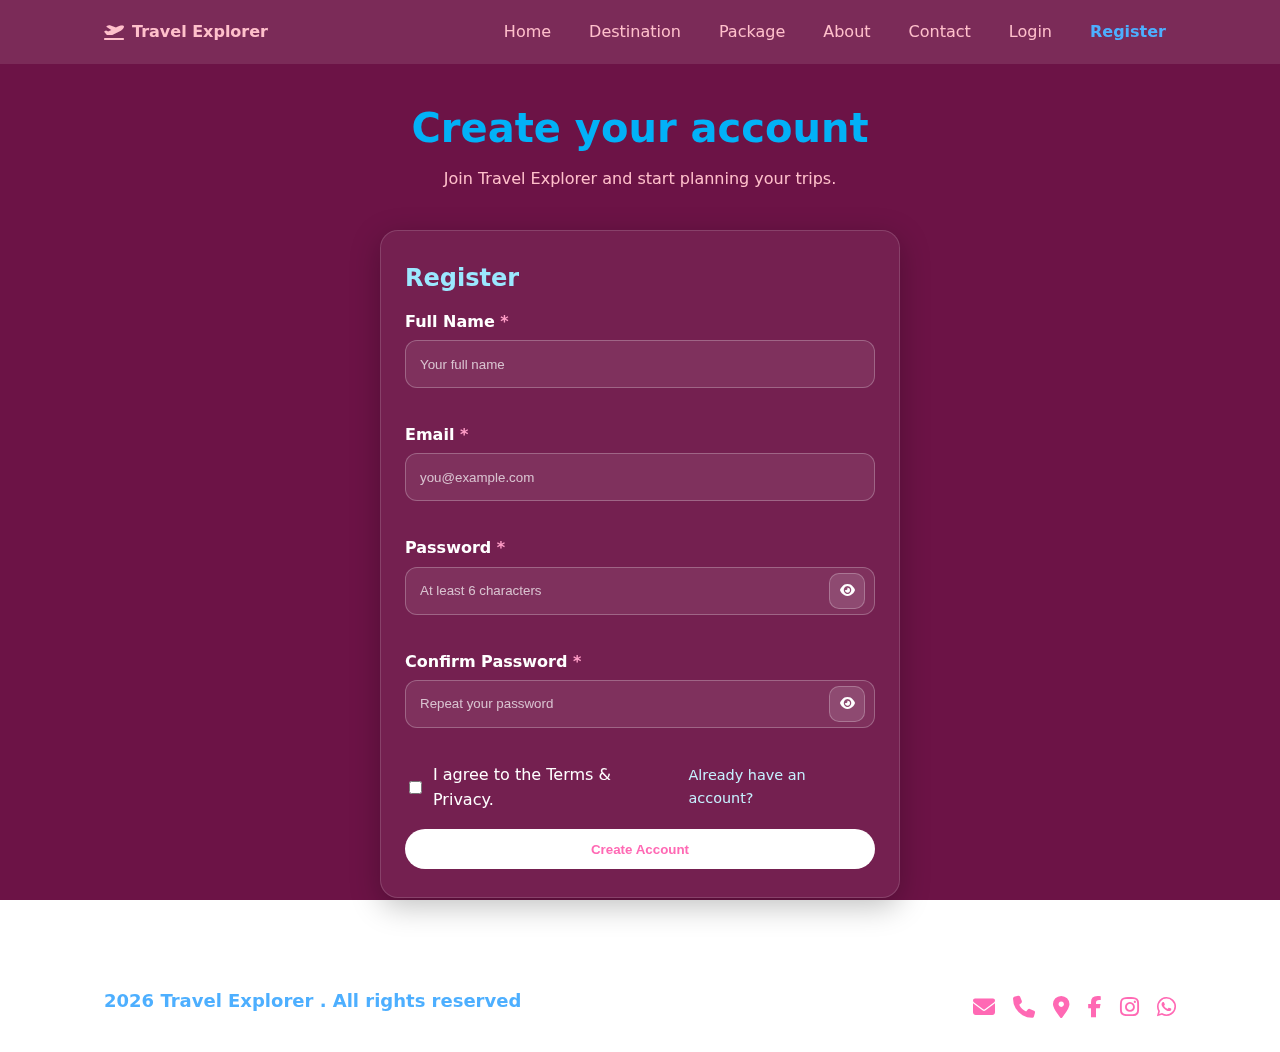
<file: register.html>
<!Doctype html>
<html lang="en" dir="ltr">
<head>
  <meta charset="utf-8" />
  <meta name="viewport" content="width=device-width, initial-scale=1" />
  <title>Register-Travel_Explorer</title>
  <link rel="stylesheet" href="./vendor/fontawesome-free-6.7.2-web/fontawesome-free-6.7.2-web/css/all.min.css" />
  <link rel="stylesheet" href="./css/style.css" />
</head>
<body>
  <div class="page-bg"></div>
  <div class="page-overlay"></div>

  <header class="site-header">
    <nav class="nav container">
  <a class="logo" href="index.html"><i class="fa-solid fa-plane-departure"></i>Travel Explorer</a>

  <!-- زر البرغر -->
  <button class="nav-toggle" aria-expanded="false" aria-controls="menu" aria-label="Toggle menu">
    <i class="fa-solid fa-bars"></i>
  </button>

  <!-- القائمة -->
  <ul id="menu" class="menu">
    <li><a href="index.html">Home</a></li>
    <li><a href="destinations.html">Destination</a></li>
    <li><a href="packages.html">Package</a></li>
    <li><a href="about.html">About</a></li>
    <li><a href="contact.html">Contact</a></li>
    <li><a href="login.html">Login</a></li>
    <li><a class="active" href="register.html">Register</a></li>
  </ul>
</nav>

  </header>

  <main>
    <section class="container page-hero">
      <h1>Create your account</h1>
      <p>Join Travel Explorer and start planning your trips.</p>
    </section>

    <section class="container auth-wrap">
      <form id="registerForm" class="glass auth-card" novalidate>
        <h2>Register</h2>

        <div id="regError" class="form-alert error" hidden>
          <i class="fa-solid fa-triangle-exclamation"></i>
          Please fix the errors and try again.
        </div>
        <div id="regSuccess" class="form-alert success" hidden>
          <i class="fa-solid fa-circle-check"></i>
          Account created successful.
        </div>

        <div class="field">
          <label for="regName">Full Name <span>*</span></label>
          <input id="regName" type="text" placeholder="Your full name" required />
          <small class="error-msg"></small>
        </div>

        <div class="field">
          <label for="regEmail">Email <span>*</span></label>
          <input id="regEmail" type="email" placeholder="you@example.com" required />
          <small class="error-msg"></small>
        </div>

        <div class="field">
          <label for="regPassword">Password <span>*</span></label>
          <div class="input-group">
            <input id="regPassword" type="password" placeholder="At least 6 characters" required />
            <button type="button" class="toggle-password" aria-label="Show/Hide password" onclick="togglePassword('regPassword', this)">
              <i class="fa-solid fa-eye"></i>
            </button>
          </div>
          <small class="error-msg"></small>
        </div>

        <div class="field">
          <label for="regConfirm">Confirm Password <span>*</span></label>
          <div class="input-group">
            <input id="regConfirm" type="password" placeholder="Repeat your password" required />
            <button type="button" class="toggle-password" aria-label="Show/Hide password" onclick="togglePassword('regConfirm', this)">
              <i class="fa-solid fa-eye"></i>
            </button>
          </div>
          <small class="error-msg"></small>
        </div>

        <div class="auth-row">
          <label class="checkbox">
            <input id="terms" type="checkbox" required />
            <span>I agree to the Terms & Privacy.</span>
          </label>
          <a class="link-light small" href="./login.html">Already have an account?</a>
        </div>

        <button type="submit" class="btn btn-book w-100">Create Account</button>
      </form>
    </section>
  </main>
<footer class="site-footer">
                <div class="container footer-row">
                    <small>
                        <span id="year"></span>
                        Travel Explorer . All rights reserved
                    </small>
                    <div class="social">
                        <a href="mailto:info@travelexplorer.com" aria-label="Email">
                            <i class="fa-solid fa-envelope"></i>
                        </a>
                        <a href="#" aria-label="Phone">
                            <i class="fa-solid fa-phone"></i>
                        </a>
                        <a href="#" aria-label="Location">
                            <i class="fa-solid fa-location-dot"></i>
                        </a>
                        <a href="https://facebook.com" target="_blank" aria-label="facebook">
                            <i class="fa-brands fa-facebook-f"></i>
                        </a>
                        <a href="https://instagram.com" target="_blank" aria-label="instagram">
                            <i class="fa-brands fa-instagram"></i>
                        </a>
                        <a href="https://whatsApp" target="_blank" aria-label="whatsApp">
                            <i class="fa-brands fa-whatsapp"></i>
                        </a>
                     </div>
                </div>
            </footer>

  <script src="./js/app.js"></script>
</body>
</html>
</file>
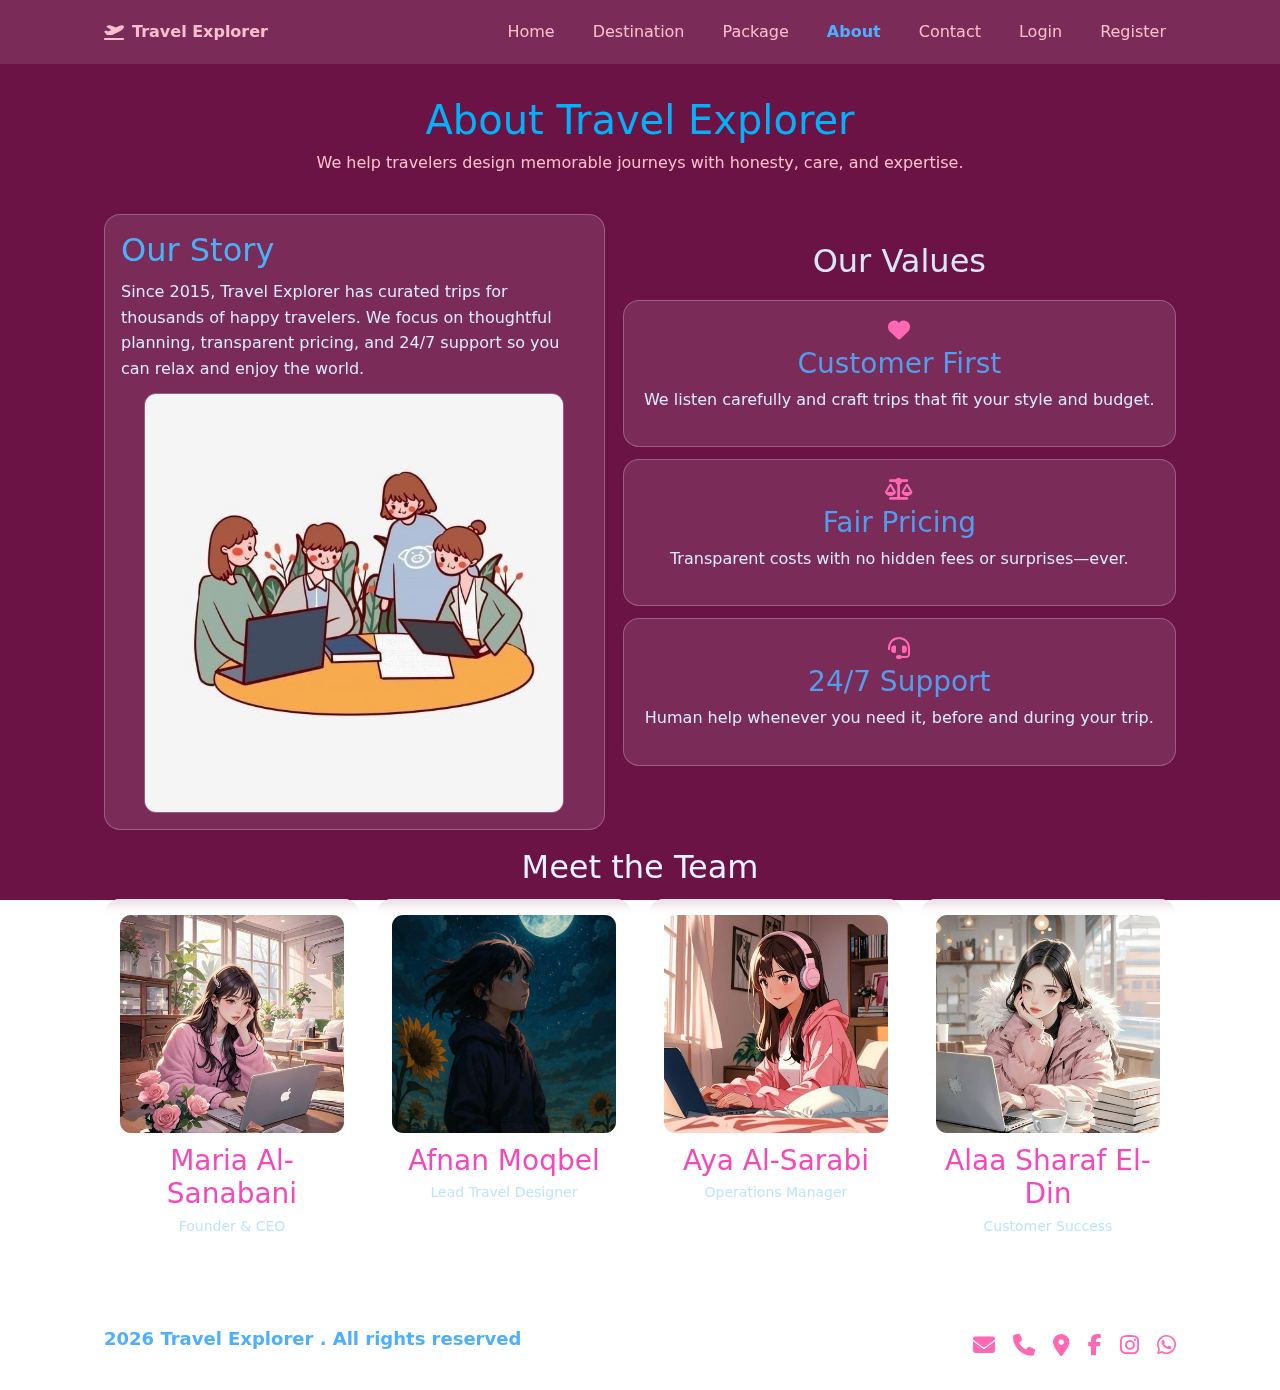
<file: HTML/about.html>
<!DOCTYPE html>
<html lang="en" dir="ltr">
<head>
    <meta charset="UTF-8">
    <meta name="viewport" content="width=device-width, initial-scale=1.0">
    <title>Travel_Explorer</title>
    <meta name="description" content="Discover top destination and travel package with travel Explorer.">
    <link rel="stylesheet" href="../vendor/web/bootstrap/css/bootstrap.min.css">
    <link rel="stylesheet" href="../vendor/web/fontawesome-free-6.7.2-web/fontawesome-free-6.7.2-web/css/all.min.css">
    <link rel="stylesheet" href="../css/style.css">
</head>
<body>
    <div class="page-bg"></div>
    <div class="page-overlay"></div>
    <header class="site-header">
        <nav class="nav container">
            <a class="logo" href="index.html">
            <i class="fa-solid fa-plane-departure"></i>Travel Explorer</a>
            <button class="nav-toggle" aria-expanded="false" aria-controls="menu" aria-label="Toggle menu">
                <i class="fa-solid fa-bars"></i>
            </button>
            <ul id="menu" class="menu">
                <li><a  href="../index.html">Home</a></li>
                <li><a href="./destinations.html">Destination</a></li>
                <li><a  href="./packages.html">Package</a></li>
                <li><a class="active" href="./about.html">About</a></li>
                <li><a href="./contact.html">Contact</a></li>
                <li><a href="./login.html">Login</a></li>
                <li><a href="./register.html">Register</a></li>
            </ul>
        </nav>
    </header>
             
      <main>
    <!-- عنوان الصفحة (ابقِه كما هو عندك) -->
    <section class="container page-hero">
      <h1>About Travel Explorer</h1>
      <p>We help travelers design memorable journeys with honesty, care, and expertise.</p>
    </section>

    <!-- ===== New two-column layout: Aside (story) + Main (values) ===== -->
    <section class="container about-split">
      <!-- Left column: Our Story (text then image) -->
      <aside class="about-aside glass">
        <h2>Our Story</h2>
        <p>
          Since 2015, Travel Explorer has curated trips for thousands of happy travelers.
          We focus on thoughtful planning, transparent pricing, and 24/7 support so you can relax and enjoy the world.
        </p>
        <img class="about-illustration" src="../images/office-team2.jpeg" alt="Our team at work">
      </aside>

      <!-- Right column: Our Values (stacked vertically) -->
      <section class="about-main">
        <h2 class="center">Our Values</h2>

        <div class="value-card glass">
          <i class="fa-solid fa-heart"></i>
          <h3>Customer First</h3>
          <p>We listen carefully and craft trips that fit your style and budget.</p>
        </div>

        <div class="value-card glass">
          <i class="fa-solid fa-scale-balanced"></i>
          <h3>Fair Pricing</h3>
          <p>Transparent costs with no hidden fees or surprises—ever.</p>
        </div>

        <div class="value-card glass">
          <i class="fa-solid fa-headset"></i>
          <h3>24/7 Support</h3>
          <p>Human help whenever you need it, before and during your trip.</p>
        </div>
      </section>
    </section>

    <!-- Meet the Team (اتركيه كما هو عندك) -->
    <!-- ... قسم الفريق الحالي لديك ... -->

  

        <!-- الفريق -->
    <section class="container about-team">
      <h2 class="center">Meet the Team</h2>
      <div class="team-grid">
        <article class="team-card glass">
          <img src="../images/Maria.jpeg" alt="Alex Carter">
          <h3>Maria Al-Sanabani</h3>
          <p class="role">Founder & CEO</p>
        </article>
        <article class="team-card glass">
          <img src="../images/Afnan2.webp" alt="Sara Kim">
          <h3>Afnan Moqbel</h3>
          <p class="role">Lead Travel Designer</p>
        </article>
        <article class="team-card glass">
          <img src="../images/Aya.jpeg" alt="Yousef Ali">
          <h3>Aya Al-Sarabi</h3>
          <p class="role">Operations Manager</p>
        </article>
        <article class="team-card glass">
          <img src="../images/Alaa.jpeg" alt="Lina Gomez">
          <h3>Alaa Sharaf El-Din</h3>
          <p class="role">Customer Success</p>
        </article>
      </div>
    </section>
  </main>
        <footer class="site-footer">
                <div class="container footer-row">
                    <small>
                        <span id="year"></span>
                        Travel Explorer . All rights reserved
                    </small>
                    <div class="social">
                        <a href="mailto:info@travelexplorer.com" aria-label="Email">
                            <i class="fa-solid fa-envelope"></i>
                        </a>
                        <a href="#" aria-label="Phone">
                            <i class="fa-solid fa-phone"></i>
                        </a>
                        <a href="#" aria-label="Location">
                            <i class="fa-solid fa-location-dot"></i>
                        </a>
                        <a href="https://facebook.com" target="_blank" aria-label="facebook">
                            <i class="fa-brands fa-facebook-f"></i>
                        </a>
                        <a href="https://instagram.com" target="_blank" aria-label="instagram">
                            <i class="fa-brands fa-instagram"></i>
                        </a>
                        <a href="https://whatsApp" target="_blank" aria-label="whatsApp">
                            <i class="fa-brands fa-whatsapp"></i>
                        </a>
                     </div>
                </div>
            </footer>
    <script src="../vendor/web/bootstrap/js/bootstrap.bundle.min.js"></script>
            <script src="../js/app.js"></script>
</body>
</html>
</file>
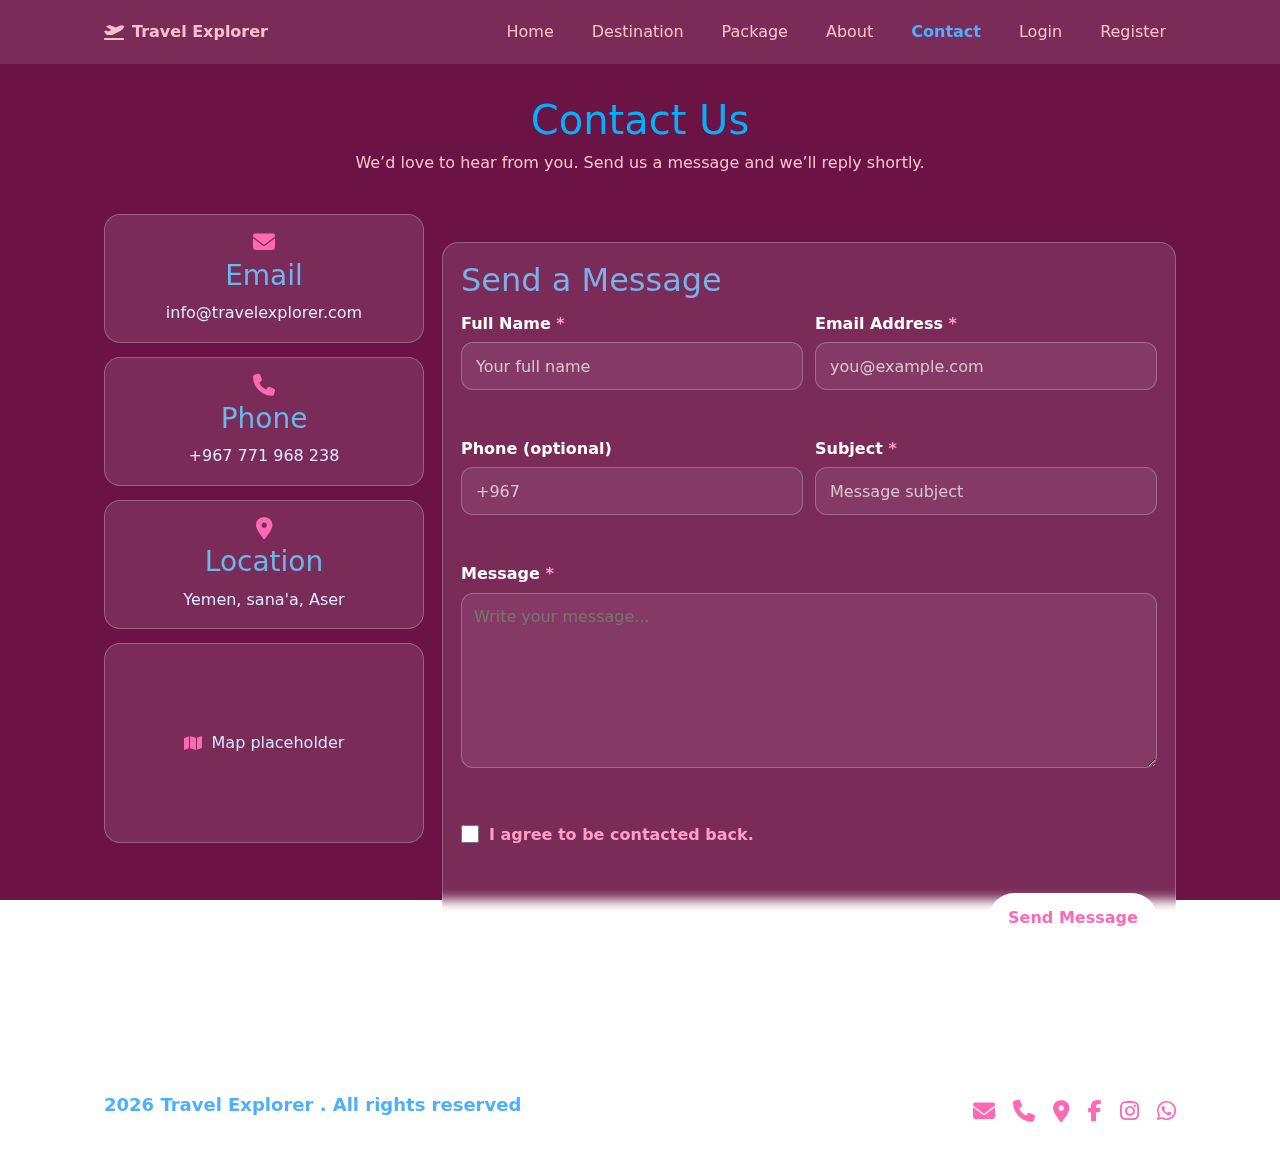
<file: HTML/contact.html>
<!DOCTYPE html>
<html lang="en" dir="ltr">
<head>
    <meta charset="UTF-8">
    <meta name="viewport" content="width=device-width, initial-scale=1.0">
    <title>Travel Explorer</title>
    <meta name="description" content="Discover top destination and travel package with travel Explorer.">
    <!-- <link rel="stylesheet" href="https://cdn.jsdelivr.net/npm/bootstrap@5.3.3/dist/css/bootstrap.rtl.min.css">
    <link rel="stylesheet" href="https://cdnjs.cloudflare.com/ajax/libs/font-awesome/6.5.2/css/all.min.css" /> -->
    <link rel="stylesheet" href="../vendor/web/bootstrap/css/bootstrap.min.css">
    <link rel="stylesheet" href="../vendor/web/fontawesome-free-6.7.2-web/fontawesome-free-6.7.2-web/css/all.min.css">
    <link rel="stylesheet" href="../css/style.css">
</head>
<body>
    <div class="page-bg"></div>
    <div class="page-overlay"></div>
       <header class="site-header">
        <nav class="nav container">
            <a class="logo" href="index.html">
            <i class="fa-solid fa-plane-departure"></i>Travel Explorer</a>
            <button class="nav-toggle" aria-expanded="false" aria-controls="menu" aria-label="Toggle menu">
                <i class="fa-solid fa-bars"></i>
            </button>
            <ul id="menu" class="menu">
                <li><a  href="./index.html">Home</a></li>
                <li><a href="./destinations.html">Destination</a></li>
                <li><a href="./packages.html">Package</a></li>
                <li><a href="./about.html">About</a></li>
                <li><a class="active" href="./contact.html">Contact</a></li>
                <li><a href="./login.html">Login</a></li>
                <li><a href="./register.html">Register</a></li>
            </ul>
        </nav>
    </header>
      <main>
    <section class="container page-hero">
      <h1>Contact Us</h1>
      <p>We’d love to hear from you. Send us a message and we’ll reply shortly.</p>
    </section>
        <section class="container contact-layout">
      <!-- معلومات التواصل -->
      <aside class="contact-info">
        <div class="info-card glass">
          <i class="fa-solid fa-envelope"></i>
          <h3>Email</h3>
          <p>info@travelexplorer.com</p>
        </div>
        <div class="info-card glass">
          <i class="fa-solid fa-phone"></i>
          <h3>Phone</h3>
          <p>+967 771 968 238</p>
        </div>
        <div class="info-card glass">
          <i class="fa-solid fa-location-dot"></i>
          <h3>Location</h3>
          <p>Yemen, sana'a, Aser</p>
        </div>

        <!-- مكان للخريطة -->
        <div class="map-box glass">
          <div class="map-placeholder">
            <i class="fa-solid fa-map"></i>
            <span>Map placeholder</span>
          </div>
        </div>
      </aside>
            <!-- نموذج التواصل -->
      <section class="contact-form glass">
        <h2>Send a Message</h2>

        <!-- رسائل التنبيه -->
        <div id="formSuccess" class="form-alert success" hidden>
          <i class="fa-solid fa-circle-check"></i> Your message has been sent. Thank you!
        </div>
        <div id="formError" class="form-alert error" hidden>
          <i class="fa-solid fa-triangle-exclamation"></i> Please fix the errors below and try again.
        </div>

        <form id="contactForm" novalidate>
          <div class="grid">
            <div class="field">
              <label for="name">Full Name <span>*</span></label>
              <input id="name" type="text" placeholder="Your full name" required />
              <small class="error-msg"></small>
            </div>

            <div class="field">
              <label for="email">Email Address <span>*</span></label>
              <input id="email" type="email" placeholder="you@example.com" required />
              <small class="error-msg"></small>
            </div>

            <div class="field">
              <label for="phone">Phone (optional)</label>
              <input id="phone" type="tel" placeholder="+967" />
              <small class="error-msg"></small>
            </div>

            <div class="field">
              <label for="subject">Subject <span>*</span></label>
              <input id="subject" type="text" placeholder="Message subject" required />
              <small class="error-msg"></small>
            </div>

            <div class="field field-full">
              <label for="message">Message <span>*</span></label>
              <textarea id="message" rows="6" placeholder="Write your message..." required></textarea>
              <small class="error-msg"></small>
            </div>

            <div class="field field-full agree">
              <label class="checkbox">
                <input id="agree" type="checkbox" required />
                <span>I agree to be contacted back.</span>
              </label>
              <small class="error-msg"></small>
            </div>

            <div class="actions field-full">
              <button type="submit" class="btn btn-book">Send Message</button>
            </div>
          </div>
        </form>
      </section>
    </section>
  </main>


    <footer class="site-footer">
                <div class="container footer-row">
                    <small>
                        <span id="year"></span>
                        Travel Explorer . All rights reserved
                    </small>
                    <div class="social">
                        <a href="mailto:info@travelexplorer.com" aria-label="Email">
                            <i class="fa-solid fa-envelope"></i>
                        </a>
                        <a href="#" aria-label="Phone">
                            <i class="fa-solid fa-phone"></i>
                        </a>
                        <a href="#" aria-label="Location">
                            <i class="fa-solid fa-location-dot"></i>
                        </a>
                        <a href="https://facebook.com" target="_blank" aria-label="facebook">
                            <i class="fa-brands fa-facebook-f"></i>
                        </a>
                        <a href="https://instagram.com" target="_blank" aria-label="instagram">
                            <i class="fa-brands fa-instagram"></i>
                        </a>
                        <a href="https://whatsApp" target="_blank" aria-label="whatsApp">
                            <i class="fa-brands fa-whatsapp"></i>
                        </a>
                     </div>
                </div>
            </footer>
            <script src="../vendor/web/bootstrap/js/bootstrap.bundle.min.js"></script>
            <script src="../js/app.js"></script>
        </body>
</html>
</file>
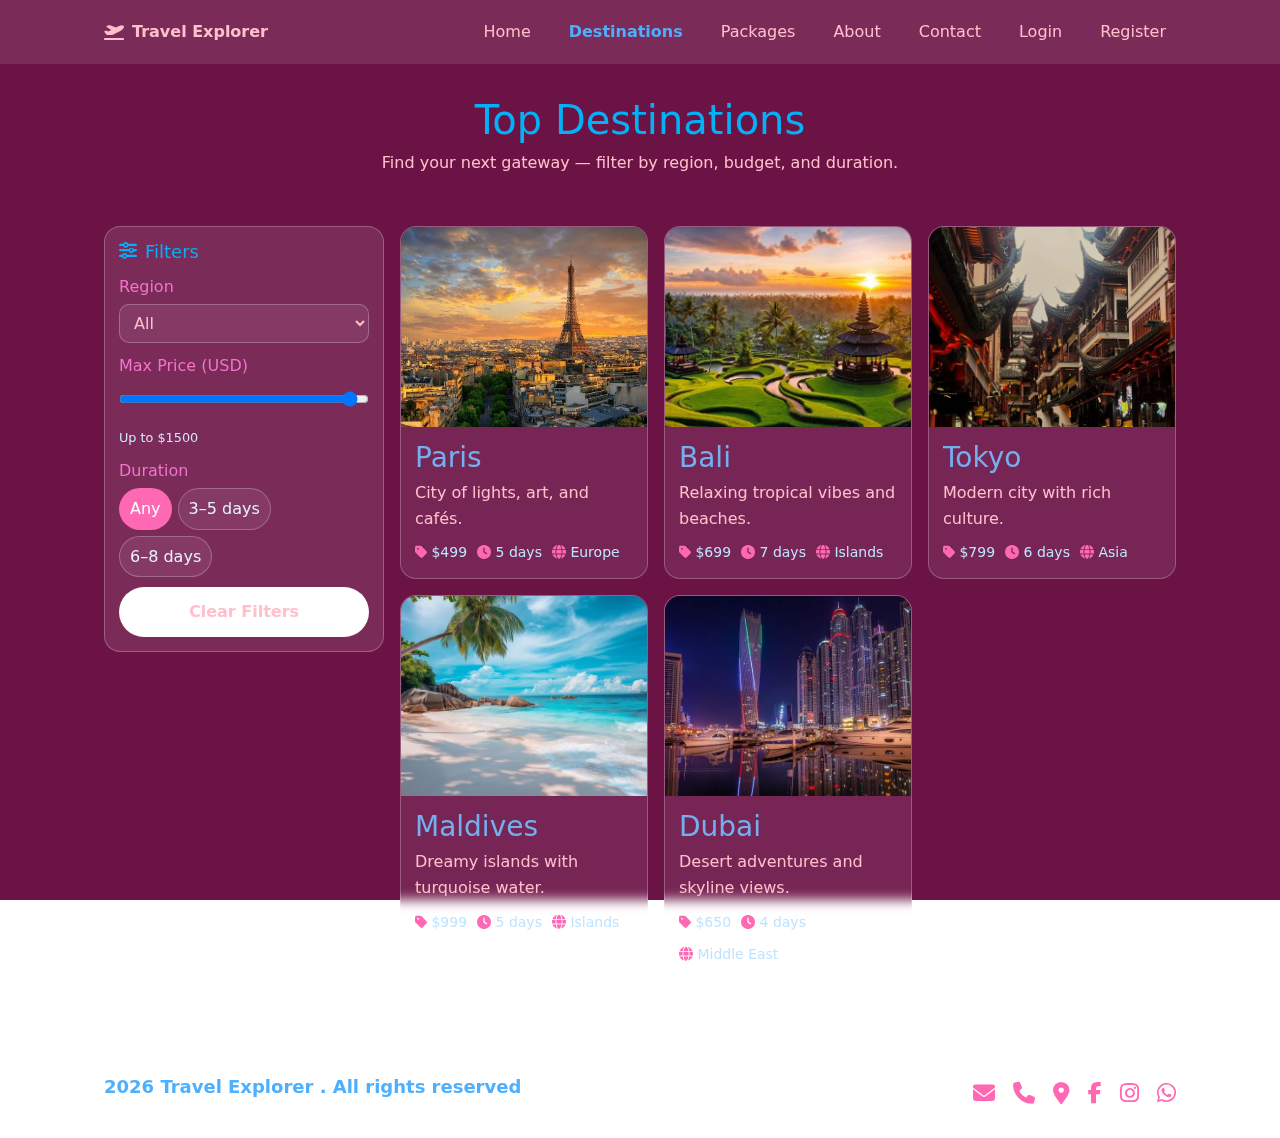
<file: HTML/destinations.html>
<!DOCTYPE html>
<html lang="en" dir="ltr">
<head>
    <meta charset="UTF-8">
    <meta name="viewport" content="width=device-width, initial-scale=1.0">
    <title>Destinations | Travel Explorer </title>
    <meta name="description" content="Discover top destination and travel package with travel Explorer.">
    <!-- <link rel="stylesheet" href="https://cdn.jsdelivr.net/npm/bootstrap@5.3.3/dist/css/bootstrap.rtl.min.css">
    <link rel="stylesheet" href="https://cdnjs.cloudflare.com/ajax/libs/font-awesome/6.5.2/css/all.min.css" /> -->
    <link rel="stylesheet" href="../vendor/web/bootstrap/css/bootstrap.min.css">
    <link rel="stylesheet" href="../vendor/web/fontawesome-free-6.7.2-web/fontawesome-free-6.7.2-web/css/all.min.css">
    <link rel="stylesheet" href="../css/style.css">
</head>
<body>
    <div class="page-bg"></div>
    <div class="page-overlay"></div>
    <header class="site-header">
        <nav class="nav container">
            <a class="logo" href="index.html">
            <i class="fa-solid fa-plane-departure"></i>Travel Explorer</a>
            <button class="nav-toggle" aria-expanded="false" aria-controls="menu" aria-label="Toggle menu">
                <i class="fa-solid fa-bars"></i>
            </button>
            <ul id="menu" class="menu">
                   <li><a href="../index.html">Home</a></li>
                   <li><a class="active" href="./destinations.html">Destinations</a></li>
                   <li><a href="./packages.html">Packages</a></li>
                   <li><a href="./about.html">About</a></li>
                   <li><a href="./contact.html">Contact</a></li>
                   <li><a href="./login.html">Login</a></li>
                   <li><a href="./register.html">Register</a></li>

            </ul>
        </nav>
    </header>
         <main>
    <section class="container page-hero">
      <h1>Top Destinations</h1>
      <p>Find your next gateway — filter by region, budget, and duration.</p>
    </section>
                <!-- Filters + Grid -->
    <section class="container dest-layout">
      <!-- Filters (left) -->
      <aside class="filters glass">
        <h2><i class="fa-solid fa-sliders"></i> Filters</h2>

        <label class="filter-item">
          <span>Region</span>
          <select id="f-region">
            <option value="all">All</option>
            <option value="europe">Europe</option>
            <option value="asia">Asia</option>
            <option value="middle-east">Middle East</option>
            <option value="islands">Islands</option>
          </select>
        </label>

        <label class="filter-item">
          <span>Max Price (USD)</span>
          <input id="f-price" type="range" min="300" max="1500" step="100" value="1500" />
          <small id="priceValue">Up to $1500</small>
        </label>

        <div class="filter-item">
          <span>Duration</span>
          <div class="chips">
            <button class="chip active" data-duration="any">Any</button>
            <button class="chip" data-duration="short">3–5 days</button>
            <button class="chip" data-duration="week">6–8 days</button>
          </div>
        </div>

        <button id="clearFilters" class="btn ghost w-100">Clear Filters</button>
      </aside>

      <!-- Grid (right) -->
      <div class="dest-grid" id="destGrid">
        <!-- Card -->
        <article class="dest-card" data-region="europe" data-price="499" data-duration="short">
          <img src="../images/paris2.jpeg" alt="Paris">
          <div class="dest-body">
            <h3>Paris</h3>
            <p>City of lights, art, and cafés.</p>
            <div class="meta">
              <span><i class="fa-solid fa-tag"></i> $499</span>
              <span><i class="fa-solid fa-clock"></i> 5 days</span>
              <span><i class="fa-solid fa-globe"></i> Europe</span>
            </div>
          </div>
        </article>

        <article class="dest-card" data-region="islands" data-price="699" data-duration="week">
          <img src="../images/bali2.jpeg" alt="Bali">
          <div class="dest-body">
            <h3>Bali</h3>
            <p>Relaxing tropical vibes and beaches.</p>
            <div class="meta">
              <span><i class="fa-solid fa-tag"></i> $699</span>
              <span><i class="fa-solid fa-clock"></i> 7 days</span>
              <span><i class="fa-solid fa-globe"></i> Islands</span>
            </div>
          </div>
        </article>

        <article class="dest-card" data-region="asia" data-price="799" data-duration="week">
          <img src="../images/tokyo2.jpeg" alt="Tokyo">
          <div class="dest-body">
            <h3>Tokyo</h3>
            <p>Modern city with rich culture.</p>
            <div class="meta">
              <span><i class="fa-solid fa-tag"></i> $799</span>
              <span><i class="fa-solid fa-clock"></i> 6 days</span>
              <span><i class="fa-solid fa-globe"></i> Asia</span>
            </div>
          </div>
        </article>

        <article class="dest-card" data-region="islands" data-price="999" data-duration="short">
          <img src="../images/maldives2.jpeg" alt="Maldives">
          <div class="dest-body">
            <h3>Maldives</h3>
            <p>Dreamy islands with turquoise water.</p>
            <div class="meta">
              <span><i class="fa-solid fa-tag"></i> $999</span>
              <span><i class="fa-solid fa-clock"></i> 5 days</span>
              <span><i class="fa-solid fa-globe"></i> Islands</span>
            </div>
          </div>
        </article>

        <article class="dest-card" data-region="middle-east" data-price="650" data-duration="short">
          <img src="../images/dubi2.jpeg" alt="Dubai">
          <div class="dest-body">
            <h3>Dubai</h3>
            <p>Desert adventures and skyline views.</p>
            <div class="meta">
              <span><i class="fa-solid fa-tag"></i> $650</span>
              <span><i class="fa-solid fa-clock"></i> 4 days</span>
              <span><i class="fa-solid fa-globe"></i> Middle East</span>
            </div>
          </div>
        </article>
      </div>
    </section>

    <footer class="site-footer">
                <div class="container footer-row">
                    <small>
                        <span id="year"></span>
                        Travel Explorer . All rights reserved
                    </small>
                    <div class="social">
                        <a href="mailto:info@travelexplorer.com" aria-label="Email">
                            <i class="fa-solid fa-envelope"></i>
                        </a>
                        <a href="#" aria-label="Phone">
                            <i class="fa-solid fa-phone"></i>
                        </a>
                        <a href="#" aria-label="Location">
                            <i class="fa-solid fa-location-dot"></i>
                        </a>
                        <a href="https://facebook.com" target="_blank" aria-label="facebook">
                            <i class="fa-brands fa-facebook-f"></i>
                        </a>
                        <a href="https://instagram.com" target="_blank" aria-label="instagram">
                            <i class="fa-brands fa-instagram"></i>
                        </a>
                        <a href="https://whatsApp" target="_blank" aria-label="whatsApp">
                            <i class="fa-brands fa-whatsapp"></i>
                        </a>
                     </div>
                </div>
            </footer>
            <script src="../js/app.js"></script>
</body>
</html>
</file>
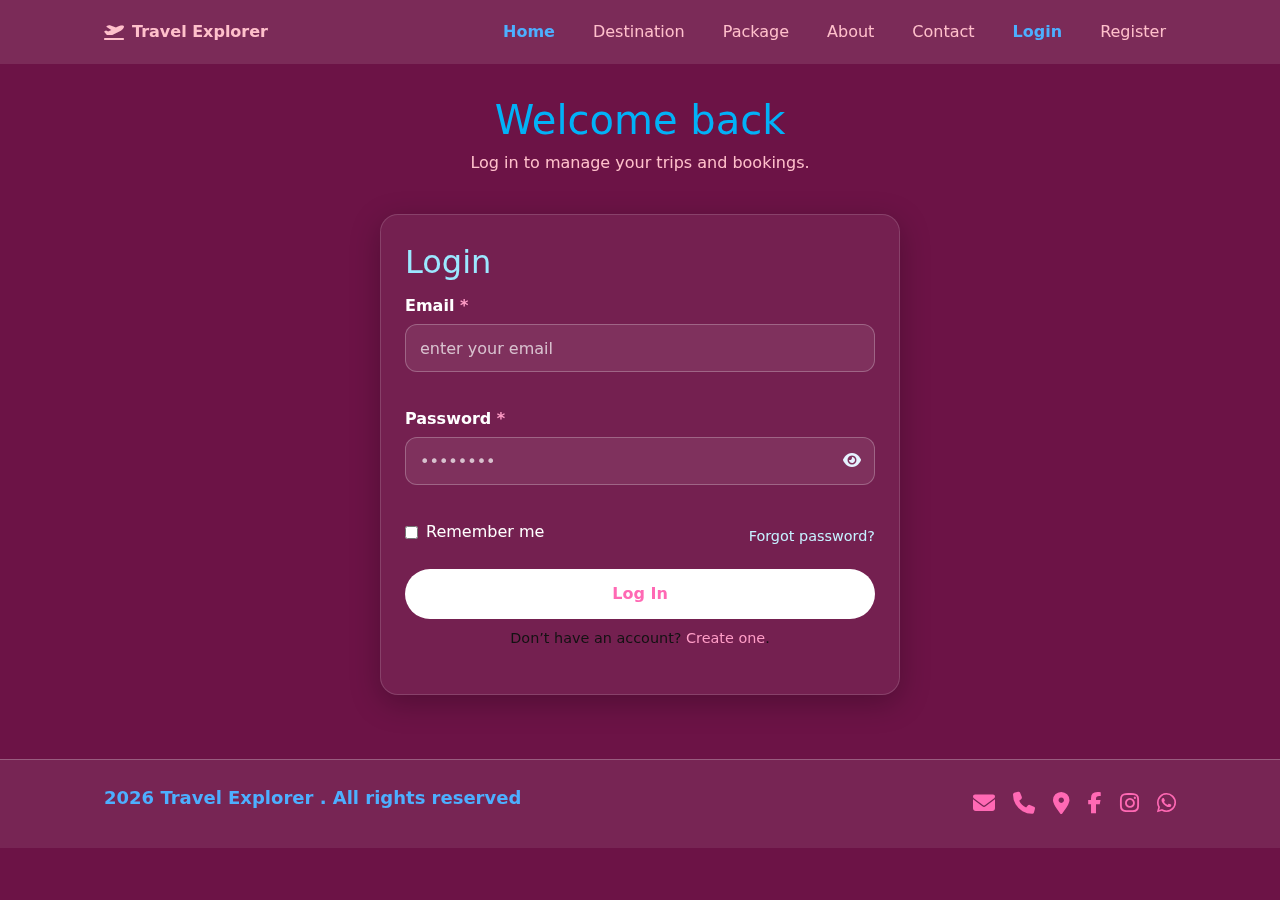
<file: HTML/login.html>
<!DOCTYPE html>
<html lang="en" dir="ltr">
<head>
    <meta charset="UTF-8">
    <meta name="viewport" content="width=device-width, initial-scale=1.0">
    <title>Travel Explorer</title>
    <meta name="description" content="Discover top destination and travel package with travel Explorer.">
    <!-- <link rel="stylesheet" href="https://cdn.jsdelivr.net/npm/bootstrap@5.3.3/dist/css/bootstrap.rtl.min.css">
    <link rel="stylesheet" href="https://cdnjs.cloudflare.com/ajax/libs/font-awesome/6.5.2/css/all.min.css" /> -->
    <link rel="stylesheet" href="../vendor/web/bootstrap/css/bootstrap.min.css">
    <link rel="stylesheet" href="../vendor/web/fontawesome-free-6.7.2-web/fontawesome-free-6.7.2-web/css/all.min.css">
    <link rel="stylesheet" href="../css/style.css">
</head>
<body>
    <div class="page-bg"></div>
    <div class="page-overlay"></div>
    <header class="site-header">
        <nav class="nav container">
            <a class="logo" href="index.html">
            <i class="fa-solid fa-plane-departure"></i>Travel Explorer</a>
            <button class="nav-toggle" aria-expanded="false" aria-controls="menu" aria-label="Toggle menu">
                <i class="fa-solid fa-bars"></i>
            </button>
            <ul id="menu" class="menu">
                <li><a class="active" href="./index.html">Home</a></li>
                <li><a href="./destinations.html">Destination</a></li>
                <li><a href="./packages.html">Package</a></li>
                <li><a href="./about.html">About</a></li>
                <li><a href="./contact.html">Contact</a></li>
                <li><a class="active" href="./login.html">Login</a></li>
                <li><a href="./register.html">Register</a></li>
            </ul>
        </nav>
    </header>
            <main>
    <!-- عنوان ترحيبي -->
    <section class="container page-hero">
      <h1>Welcome back</h1>
      <p>Log in to manage your trips and bookings.</p>
    </section>

    <!-- نموذج تسجيل الدخول -->
    <section class="container auth-wrap">
      <form id="loginForm" class="glass auth-card" novalidate>
        <h2>Login</h2>

        <!-- رسائل التنبيه -->
        <div id="loginError" class="form-alert error" hidden>
          <i class="fa-solid fa-triangle-exclamation"></i> Please fix the errors and try again.
        </div>
        <div id="loginSuccess" class="form-alert success" hidden>
          <i class="fa-solid fa-circle-check"></i> Logged successful Welcome back.
        </div>

        <!-- الحقول -->
        <div class="field">
          <label for="loginEmail">Email <span>*</span></label>
          <input id="loginEmail" type="email" placeholder="enter your email" required />
          <small class="error-msg"></small>
        </div>

        <div class="field">
          <label for="loginPassword">Password <span>*</span></label>
          <div class="password-wrap">
            <input id="loginPassword" type="password" placeholder="••••••••" required />
            <button type="button" class="eye-btn" aria-label="Show/Hide password">
              <i class="fa-solid fa-eye"></i>
            </button>
          </div>
          <small class="error-msg"></small>
        </div>

        <!-- تذكّرني + نسيت كلمة المرور -->
        <div class="auth-row">
          <label class="checkbox">
            <input id="remember" type="checkbox" /> <span>Remember me</span>
          </label>
          <a href="#" class="link-light small">Forgot password?</a>
        </div>

        <!-- زر الدخول -->
        <button type="submit" class="btn btn-book w-100">Log In</button>

        <!-- رابط للتسجيل -->
        <p class="small center mt-2">
          Don’t have an account? <a class="link-pink" href="./register.html">Create one</a>.
        </p>
      </form>
    </section>
  </main>


    <footer class="site-footer">
                <div class="container footer-row">
                    <small>
                        <span id="year"></span>
                        Travel Explorer . All rights reserved
                    </small>
                    <div class="social">
                        <a href="mailto:info@travelexplorer.com" aria-label="Email">
                            <i class="fa-solid fa-envelope"></i>
                        </a>
                        <a href="#" aria-label="Phone">
                            <i class="fa-solid fa-phone"></i>
                        </a>
                        <a href="#" aria-label="Location">
                            <i class="fa-solid fa-location-dot"></i>
                        </a>
                        <a href="https://facebook.com" target="_blank" aria-label="facebook">
                            <i class="fa-brands fa-facebook-f"></i>
                        </a>
                        <a href="https://instagram.com" target="_blank" aria-label="instagram">
                            <i class="fa-brands fa-instagram"></i>
                        </a>
                        <a href="https://whatsApp" target="_blank" aria-label="whatsApp">
                            <i class="fa-brands fa-whatsapp"></i>
                        </a>
                     </div>
                </div>
            </footer>
            <script src="../vendor/web/bootstrap/js/bootstrap.bundle.min.js"></script>
            <script src="../js/app.js"></script>
    
    </body>
    </html>
</file>
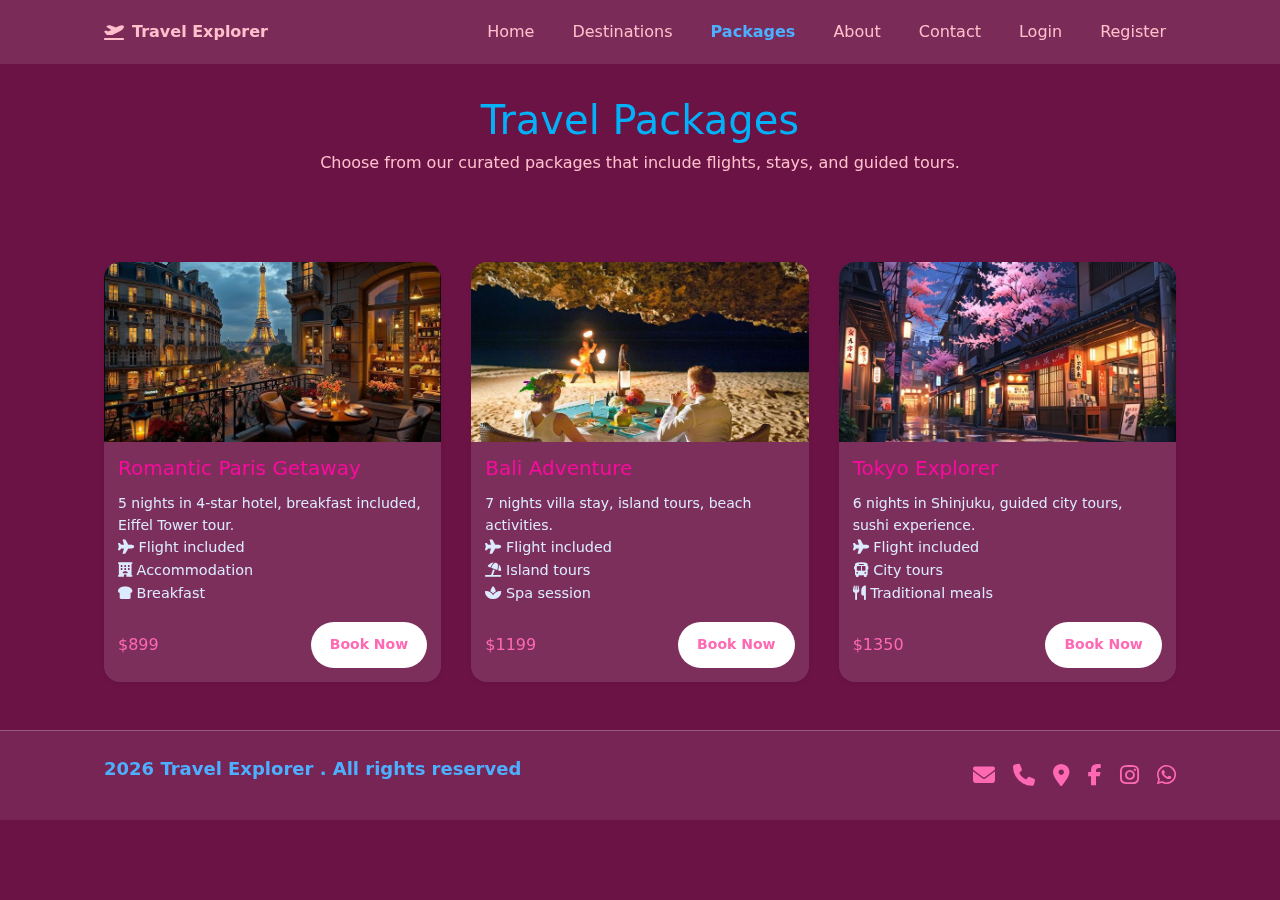
<file: HTML/packages.html>
<!DOCTYPE html>
<html lang="en" dir="ltr">
<head>
    <meta charset="UTF-8">
    <meta name="viewport" content="width=device-width, initial-scale=1.0">
    <title>| Packages | Travel Explorer</title>
    <meta name="description" content="Discover top destination and travel package with travel Explorer.">
    <link rel="stylesheet" href="../vendor/web/bootstrap/css/bootstrap.min.css">
    <link rel="stylesheet" href="../vendor/web/fontawesome-free-6.7.2-web/fontawesome-free-6.7.2-web/css/all.min.css">
    <link rel="stylesheet" href="../css/style.css">
</head>
<body>
    <div class="page-bg"></div>
    <div class="page-overlay"></div>
      <header class="site-header">
        <nav class="nav container">
            <a class="logo" href="index.html">
            <i class="fa-solid fa-plane-departure"></i>Travel Explorer</a>
            <button class="nav-toggle" aria-expanded="false" aria-controls="menu" aria-label="Toggle menu">
                <i class="fa-solid fa-bars"></i>
            </button>
            <ul id="menu" class="menu">
                <li><a href="../index.html">Home</a></li>
<li><a href="./destinations.html">Destinations</a></li>
<li><a class="active" href="./packages.html">Packages</a></li>
<li><a href="./about.html">About</a></li>
<li><a href="./contact.html">Contact</a></li>
<li><a href="./login.html">Login</a></li>
<li><a href="./register.html">Register</a></li>

            </ul>
        </nav>
    </header>
      <main>
    <section class="container page-hero">
      <h1>Travel Packages</h1>
      <p>Choose from our curated packages that include flights, stays, and guided tours.</p>
    </section>
                 
        <!-- Packages using Bootstrap (GLASS + WHITE BOOK BUTTON) -->
<div class="container my-5">
  <div class="row g-4">
    
    <!-- Paris -->
    <div class="col-md-4">
      <div class="card glass h-100 rounded-4 shadow-sm border-0">
        <img src="../images/paris3.jpeg" class="card-img-top" alt="Paris">
        <div class="card-body">
          <h5 class="card-title">Romantic Paris Getaway</h5>
          <p class="card-text">5 nights in 4-star hotel, breakfast included, Eiffel Tower tour.</p>
          <ul class="list-unstyled small">
            <li><i class="fa-solid fa-plane"></i> Flight included</li>
            <li><i class="fa-solid fa-hotel"></i> Accommodation</li>
            <li><i class="fa-solid fa-bread-slice"></i> Breakfast</li>
          </ul>
          <div class="d-flex justify-content-between align-items-center">
            <span class="fw-bold text-pink">$899</span>
            <!-- زر الحجز الأبيض + تمرير اسم الباكج للمودال -->
            <a href="#" class="btn btn-sm btn-book"
               data-bs-toggle="modal" data-bs-target="#bookModal"
               data-package="Romantic Paris Getaway">Book Now</a>
          </div>
        </div>
      </div>
    </div>

    <!-- Bali -->
    <div class="col-md-4">
      <div class="card glass h-100 rounded-4 shadow-sm border-0">
        <img src="../images/bali3.jpeg" class="card-img-top" alt="Bali">
        <div class="card-body">
          <h5 class="card-title">Bali Adventure</h5>
          <p class="card-text">7 nights villa stay, island tours, beach activities.</p>
          <ul class="list-unstyled small">
            <li><i class="fa-solid fa-plane"></i> Flight included</li>
            <li><i class="fa-solid fa-umbrella-beach"></i> Island tours</li>
            <li><i class="fa-solid fa-spa"></i> Spa session</li>
          </ul>
          <div class="d-flex justify-content-between align-items-center">
            <span class="fw-bold text-pink">$1199</span>
            <a href="#" class="btn btn-sm btn-book"
               data-bs-toggle="modal" data-bs-target="#bookModal"
               data-package="Bali Adventure">Book Now</a>
          </div>
        </div>
      </div>
    </div>

    <!-- Tokyo -->
    <div class="col-md-4">
      <div class="card glass h-100 rounded-4 shadow-sm border-0">
        <img src="../images/tokyo3.jpeg" class="card-img-top" alt="Tokyo">
        <div class="card-body">
          <h5 class="card-title">Tokyo Explorer</h5>
          <p class="card-text">6 nights in Shinjuku, guided city tours, sushi experience.</p>
          <ul class="list-unstyled small">
            <li><i class="fa-solid fa-plane"></i> Flight included</li>
            <li><i class="fa-solid fa-bus"></i> City tours</li>
            <li><i class="fa-solid fa-utensils"></i> Traditional meals</li>
          </ul>
          <div class="d-flex justify-content-between align-items-center">
            <span class="fw-bold text-pink">$1350</span>
            <a href="#" class="btn btn-sm btn-book"
               data-bs-toggle="modal" data-bs-target="#bookModal"
               data-package="Tokyo Explorer">Book Now</a>
          </div>
        </div>
      </div>
    </div>

  </div>
</div>

  </main>

             <footer class="site-footer">
                <div class="container footer-row">
                    <small>
                        <span id="year"></span>
                        Travel Explorer . All rights reserved
                    </small>
                    <div class="social">
                        <a href="mailto:info@travelexplorer.com" aria-label="Email">
                            <i class="fa-solid fa-envelope"></i>
                        </a>
                        <a href="#" aria-label="Phone">
                            <i class="fa-solid fa-phone"></i>
                        </a>
                        <a href="#" aria-label="Location">
                            <i class="fa-solid fa-location-dot"></i>
                        </a>
                        <a href="https://facebook.com" target="_blank" aria-label="facebook">
                            <i class="fa-brands fa-facebook-f"></i>
                        </a>
                        <a href="https://instagram.com" target="_blank" aria-label="instagram">
                            <i class="fa-brands fa-instagram"></i>
                        </a>
                        <a href="https://whatsApp" target="_blank" aria-label="whatsApp">
                            <i class="fa-brands fa-whatsapp"></i>
                        </a>
                     </div>
                </div>
            </footer>
                <!-- Booking Modal -->
  <div class="modal fade" id="bookModal" tabindex="-1" aria-hidden="true">
    <div class="modal-dialog modal-dialog-centered">
      <div class="modal-content glass">
        <div class="modal-header">
          <h5 class="modal-title" id="bookTitle">Book Your Package</h5>
          <button type="button" class="btn-close" data-bs-dismiss="modal" aria-label="Close"></button>
        </div>
        <div class="modal-body">
          <form id="bookForm">
            <div class="mb-3">
              <label for="pkg" class="form-label">Selected Package</label>
              <input type="text" class="form-control" id="pkg" readonly>
            </div>
            <div class="mb-3">
              <label for="name" class="form-label">Full Name</label>
              <input type="text" class="form-control" id="name" placeholder="Enter your name" required>
            </div>
            <div class="mb-3">
              <label for="email" class="form-label">Email Address</label>
              <input type="email" class="form-control" id="email" placeholder="Enter your email" required>
            </div>
            <button type="submit" class="btn btn-book w-100">Confirm Booking</button>
          </form>
        </div>
      </div>
    </div>
  </div>
            <script src="../vendor/web/bootstrap/js/bootstrap.bundle.min.js"></script>
            <script src="../js/app.js"></script>
</body>
</html>
</file>
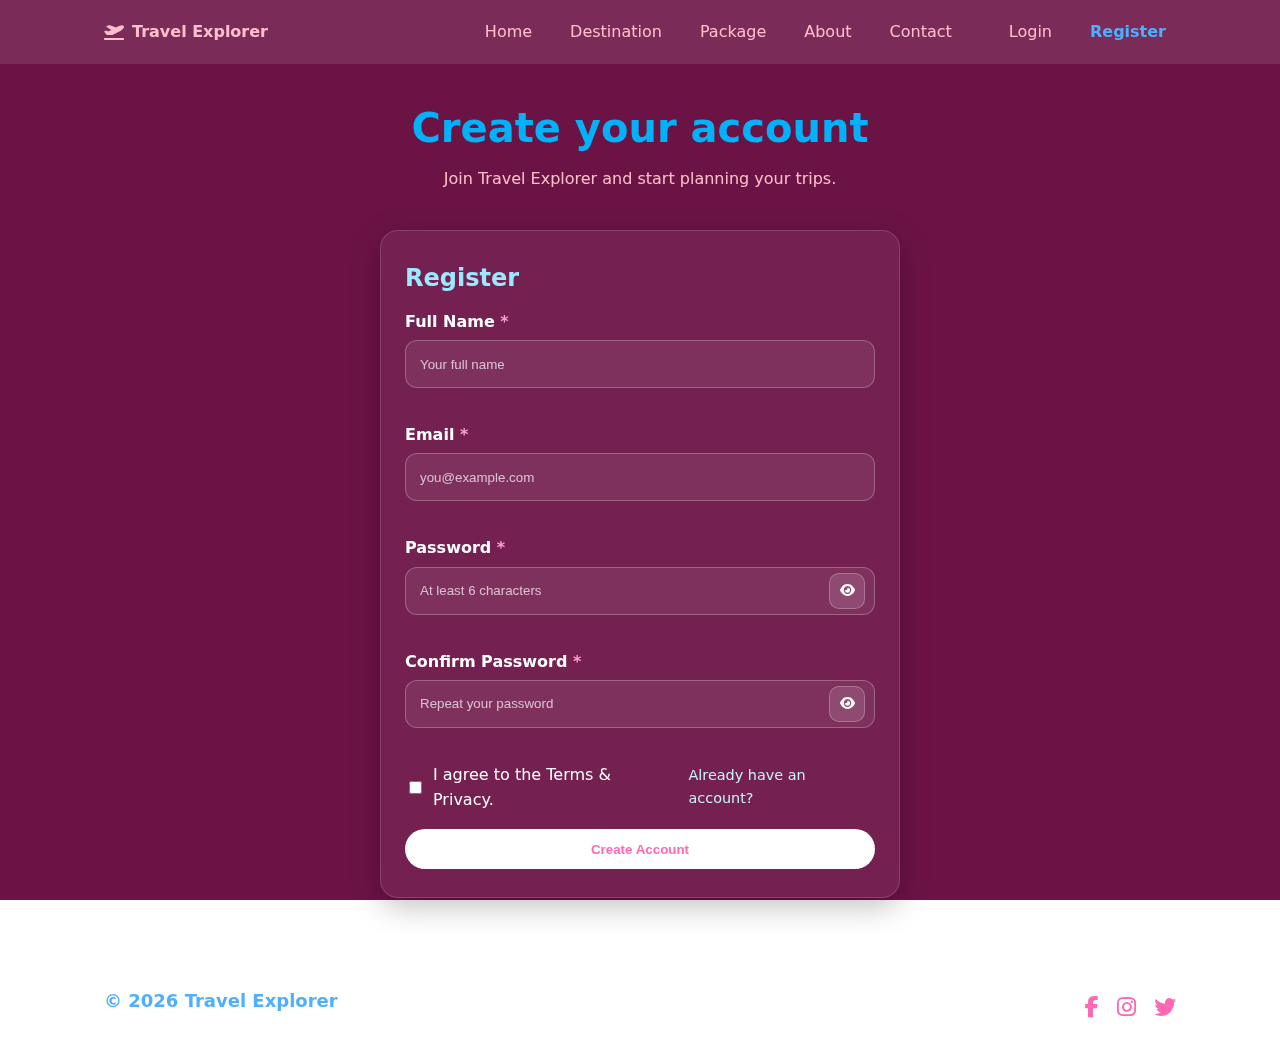
<file: HTML/register.html>
<!Doctype html>
<html lang="en" dir="ltr">
<head>
  <meta charset="utf-8" />
  <meta name="viewport" content="width=device-width, initial-scale=1" />
  <title>Register | Travel Explorer</title>

  <link rel="stylesheet" href="../vendor/web/fontawesome-free-6.7.2-web/fontawesome-free-6.7.2-web/css/all.min.css" />
  <link rel="stylesheet" href="../css/style.css" />
</head>
<body>
  <div class="page-bg"></div>
  <div class="page-overlay"></div>

  <header class="site-header">
    <nav class="nav container">
      <a class="logo" href="../index.html"><i class="fa-solid fa-plane-departure"></i> Travel Explorer</a>
      <button class="nav-toggle" aria-expanded="false" aria-controls="menu"><i class="fa-solid fa-bars"></i></button>
      <ul id="menu" class="menu">
        <li><a href="../index.html">Home</a></li>
        <li><a href="./destinations.html">Destination</a></li>
        <li><a href="./packages.html">Package</a></li>
        <li><a href="./about.html">About</a></li>
        <li><a href="./contact.html">Contact</a></li>
        <li class="divider"></li>
        <li><a href="./login.html">Login</a></li>
        <li><a class="active" href="./register.html">Register</a></li>
      </ul>
    </nav>
  </header>

  <main>
    <section class="container page-hero">
      <h1>Create your account</h1>
      <p>Join Travel Explorer and start planning your trips.</p>
    </section>

    <section class="container auth-wrap">
      <form id="registerForm" class="glass auth-card" novalidate>
        <h2>Register</h2>

        <div id="regError" class="form-alert error" hidden>
          <i class="fa-solid fa-triangle-exclamation"></i>
          Please fix the errors and try again.
        </div>
        <div id="regSuccess" class="form-alert success" hidden>
          <i class="fa-solid fa-circle-check"></i>
          Account created successful.
        </div>

        <div class="field">
          <label for="regName">Full Name <span>*</span></label>
          <input id="regName" type="text" placeholder="Your full name" required />
          <small class="error-msg"></small>
        </div>

        <div class="field">
          <label for="regEmail">Email <span>*</span></label>
          <input id="regEmail" type="email" placeholder="you@example.com" required />
          <small class="error-msg"></small>
        </div>

        <div class="field">
          <label for="regPassword">Password <span>*</span></label>
          <div class="input-group">
            <input id="regPassword" type="password" placeholder="At least 6 characters" required />
            <button type="button" class="toggle-password" aria-label="Show/Hide password" onclick="togglePassword('regPassword', this)">
              <i class="fa-solid fa-eye"></i>
            </button>
          </div>
          <small class="error-msg"></small>
        </div>

        <div class="field">
          <label for="regConfirm">Confirm Password <span>*</span></label>
          <div class="input-group">
            <input id="regConfirm" type="password" placeholder="Repeat your password" required />
            <button type="button" class="toggle-password" aria-label="Show/Hide password" onclick="togglePassword('regConfirm', this)">
              <i class="fa-solid fa-eye"></i>
            </button>
          </div>
          <small class="error-msg"></small>
        </div>

        <div class="auth-row">
          <label class="checkbox">
            <input id="terms" type="checkbox" required />
            <span>I agree to the Terms & Privacy.</span>
          </label>
          <a class="link-light small" href="./login.html">Already have an account?</a>
        </div>

        <button type="submit" class="btn btn-book w-100">Create Account</button>
      </form>
    </section>
  </main>

  <footer class="site-footer">
    <div class="container footer-row">
      <small>© <span id="year"></span> Travel Explorer</small>
      <div class="social">
        <a href="#"><i class="fa-brands fa-facebook-f"></i></a>
        <a href="#"><i class="fa-brands fa-instagram"></i></a>
        <a href="#"><i class="fa-brands fa-twitter"></i></a>
      </div>
    </div>
  </footer>

  <script src="../js/app.js"></script>
</body>
</html>
</file>
<file: css/style.css>
:root{
--bg:#ffffff; --text:#121212;
--muted:#6b7280;
--primary:#2563eb; --border:#e5e7eb;
--radius:16px; --container:1120px;
}
*{
    box-sizing: border-box;}
html,body{margin: 0;
    padding: 0;
}  
body{
    font-family: system-ui, -apple-system,  'Segoe UI', Roboto ,Arial , sans-serif;
    color: var(--text);
    background: var(--bg);
    line-height: 1.6;
} 

.page-bg{
    position: fixed;
    top: 0; left: 0; right: 0; bottom: 0;
    background: rgb(240, 43, 155);
    z-index: -2;

}
.page-overlay{
    position: fixed;
    top: 0; left: 0; right: 0; bottom: 0;
    background: rgba(0,0, 0, 0.55);
    z-index: -2;

}
.container{
max-width: var(--container);
margin: auto;
padding: 0 16px;
}
.site-header{
    position: sticky;
    top: 0%;
    background: rgba(255, 255,255, 0.1);
    backdrop-filter: blur(8px);
    -webkit-backdrop-filter: blur(8px);
    border-bottom: none;
    z-index: 10;
} 
.nav{
    display: flex;
    align-items: center;
    justify-content: space-between;
    gap: 12px;
    min-height: 64px;
}
.logo{
    display: flex;
    align-items: center;
    gap: 8px;
    font-weight: 800;
    text-decoration: none;
    color:pink;
}
.menu{
    display:flex;
    list-style: none;
    gap: 16px;
    margin: 0;
    padding: 0;
}
.menu a{
    text-decoration: none;
    color:pink;
    padding: 8px 10px;
    border-radius: 10px;
    transition: all 0.2s ease;
}
.menu a:hover {
    color: #06c5e6;
    transform: scale(1.1);
}
.menu a.active{
    color: #4dafff;
    /* color: rgb(31, 38, 174); */
    font-weight: bold;
}
.menu .divider{
    width: 1px;
    background: var(--border);
}
.nav-toggle{
    display: none; 
    border: none;
    background: rgba(255, 105,180, 0.85);
    color: #000;
    border-radius: 12px;
    padding: 10px 14px;
    cursor: pointer;
}
.nav-toggle i{
    font-size: 20px;
    color: #fff;

}
.hero{
    padding: 56px 0;
    text-align: center;
}
.hero h1{
    color: rgb(2, 177, 247);
    margin: 0 0 10px;
    font-size: clamp(28px,4vw,42px);
}
.hero p{

    margin: 0 0 18px;
    color: pink
}
.cta-row{
    display: flex;
    gap: 12px;
    justify-content: center;
    flex-wrap: wrap;
}
.btn{
    display: inline-block;
    padding: 12px 18px;
    border-radius: var(--radius);
    border: 1px solid var(--border);
    text-decoration: none;
}
.btn.primary{
    background: rgb(3, 191, 243);
    color: #fff;
    border-color: transparent;
}
.btn.ghost{
    background: #fff;
    color: pink;
}

.te-slider{
  position: relative;
  width: min(100%, 1100px);
  height: 520px;                 /* ارتفاع ثابت */
  margin: 40px auto;
  overflow: hidden;
  border-radius: 16px;
  border: 2px solid rgba(255,255,255,0.3);
  backdrop-filter: blur(4px);
}

.te-track{
  display: flex;                 /* صف أفقي */
  height: 100%;
  transform: translateX(0);
  transition: transform .6s ease;
  will-change: transform;
}

.te-item{
  flex: 0 0 100%;                /* كل شريحة = عرض الحاوية */
  height: 100%;
}

.te-item img{
  width: 100%;
  height: 100%;
  object-fit: cover;             /* تملأ الإطار بدون “وقوع” */
  display: block;
}

/* Arrows */
.te-nav{
  cursor: pointer;
  position: absolute;
  top: 50%;
  transform: translateY(-50%);
  border: 0;
  padding: 10px 14px;
  border-radius: 50%;
  background: rgba(0,0,0,0.35);
  color: #fff;
  font-size: 24px;
  font-weight: bold;
  user-select: none;
  z-index: 5;
}
.te-prev{ left: 14px; }
.te-next{ right: 14px; }
.te-nav:hover{ background: rgba(255,105,180,0.85); } /* وردي عند hover */

.popular{
    padding: 40px 0;
}
.section-head{
    display: flex;
    align-items: baseline;
    justify-content: space-between;
    gap: 16px;
    margin-bottom: 20px;
    color: rgb(2, 177, 247);
}
.section-head h2{
    margin: 0;
}
.section-head .link{
    text-decoration: none;
}
.glass-btn{
    display: inline-block;
    padding: 10px 14px;
    border-radius: var(--radius);
    color: #e6f2ff;
    text-decoration: none;
    background: rgba(255,255, 255, 0.25);
    border: 1px solid rgba(255,255, 255, 0.25);
    backdrop-filter: blur(6px);
    -webkit-backdrop-filter: blur(6px);
    transform: translateZ(0);
    transition: transform .2s ease, background .2s ease, box-shadow .2s ease;
}
.glass-btn:hover{
    transform: scale(1.06);
    background: rgba(255, 255,255, 0.18);
    color: #bfe3ff;
    box-shadow: 0 8px 24px rgba(0,0, 0, 0.25);
}

.grid-4{
    display: grid;
    gap: 16px;
    grid-template-columns: repeat(4,1fr);
}
.card{
    border: 1px solid var(--border);
    border-radius: var(--radius);
    overflow: hidden;
    background: #fff;
    transition:transform .2s ease
}
.card:hover{
    transform: translate(0 ,-4px);
}
.card img{
    width: 100%;
    height: 180px;
    object-fit: cover;
    display: block;
}
.card-body{
    padding: 14px;}
.card-body h3{
    margin: 0 0 6px;
     font-size: 18px;}
.card-body p{
    margin: 0;
    color: pink;
    font-size: 14px;
} 
.features{
    padding: 40px 0;
} 
.feature, .card{
    background: rgba(255, 255,255, 0.1);
    backdrop-filter: blur(4px);
    border: 1px solid rgba(255,255, 255, 0.2);
}  
.feature h3,.card h3{
    color: rgb(6, 200, 239);
    } 
.feature p, .card p{
    color: pink;
}      
.features h2{
    margin: 0 0 16px;
    

}
.grid-3{
    display: grid;
    gap: 16px;
    grid-template-columns: repeat(3,1fr);
}
.feature{
    background: rgba(255, 255,255, 0.1);
    backdrop-filter: blur(6px);
    -webkit-backdrop-filter: blur(6px);
    border: 1px solid rgba(255,255, 255, 0.3);
    border-radius: var(--radius);
    padding: 24px;
    text-align: center;
    color: #fff;
    
}
.feature i{
    font-size: 22px;
    margin-bottom: 8px;
    display: inline-block;
    color: #ff69b4;
}
.site-footer{
    background: rgba(255, 255,255, 0.08);
    backdrop-filter: blur(6px);
    -webkit-backdrop-filter: blur(6px);
    border-top: 1px solid rgba(255,255, 255, 0.25) ;
    padding: 24px 0;
    margin-top: 40px;
    text-align: center;
}
.site-footer small{
    color: #4dafff;
    font-size: 18px;
    font-weight: 600;
    display: block;
    margin-bottom: 12px ;
}
.footer-row{
    display: flex;
    align-items: center;
    justify-content: space-between;
    gap: 12px;
    flex-wrap: wrap;
}
.site-footer .social{
    display: flex;
    justify-content: center;
    gap: 18px;
}
.site-footer .social a{
    color: #ff69b4;
    font-size: 22px;
    transition: transform 0.2 ease, color 0.2 ease;
}
.site-footer .social a:hover{
    color: #ff85c1;
    transform: scale(1.25);
}
.social{
    display: flex;
    gap: 12px;
}
.social a{
    color: var(--text);
    text-decoration: none;
}
@media (max-width:992px) {
    .grid-4{grid-template-columns: repeat(2,1fr);}
    
}
@media (max-width:768px) {
.grid-3{grid-template-columns: 1fr;}

.menu{
    display: none;
    flex-direction: column;
    gap: 8px;
    position: absolute;
    top:64px;
    right: 16px;
    background: #fff;
    border: 1px solid var(--border);
    border-radius: 12px;
    padding: 10px;
    width: min(240px,90vw);
}
.menu.open{display: flex;}
.nav-toggle{display: inline-block;}}

/* Page header (inside destinations) */

.page-hero{ padding: 32px 0 8px; text-align: center;  }
.page-hero h1{ margin:0 0 6px; font-size: clamp(28px,4vw,40px); color:rgb(2, 177, 247); }
.page-hero p{ margin:0 0 30px; color:pink }

/* Destinations layout */
.dest-layout{
  display:grid;
  grid-template-columns: 280px 1fr;
  gap: 16px;
  padding: 12px 0 28px;
  align-items: start;
}
@media (max-width: 900px){
  .dest-layout{ grid-template-columns: 1fr; }
}

/* Glass helper */
.glass{
  background: rgba(255,255,255,0.10);
  border: 1px solid rgba(255,255,255,0.25);
  backdrop-filter: blur(6px);
  -webkit-backdrop-filter: blur(6px);
  border-radius: var(--radius);
}

/* Filters */
.filters{ padding: 14px; color:#fff; }
.filters h2{ margin:0 0 12px; font-size:18px; display:flex; align-items:center; gap:8px; color:rgb(2, 177, 247); }
.filter-item{ display:block; margin-bottom:10px }
.filter-item span{ display:block; margin-bottom:4px; color:rgb(243, 115, 202) }
.filters select,
.filters input[type="range"]{
  width:100%; padding:8px 10px; border-radius:10px; border:1px solid rgba(255,255,255,0.25);
  background: rgba(255,255,255,0.08); color:pink;
}
.filters small{ display:block; margin-top:4px; color:#cfe6ff }

/* Chips */
.chips{ display:flex; gap:6px; flex-wrap:wrap }
.chip{
  border:1px solid rgba(255,255,255,0.25);
  background: rgba(255,255,255,0.08);
  color:#e6f2ff; border-radius:999px; padding:7px 10px; cursor:pointer;
  transition: transform .15s ease, background .15s ease;
}
.chip:hover{ transform: scale(1.06) }
.chip.active{ background:#ff69b4; color:#fff; border-color:transparent }

.w-100{ width:100% }

/* Grid of cards */
.dest-grid{
  display:grid;
  grid-template-columns: repeat(3, 1fr);
  gap:16px;
}
@media (max-width:1060px){ .dest-grid{ grid-template-columns: repeat(2, 1fr); } }
@media (max-width:680px){ .dest-grid{ grid-template-columns: 1fr; } }

.dest-card{
  overflow:hidden;
  border-radius: var(--radius);
  border:1px solid rgba(255,255,255,0.25);
  background: rgba(255,255,255,0.08);
  backdrop-filter: blur(6px);
  transition: transform .2s ease, box-shadow .2s ease;
}
.dest-card:hover{ transform: translateY(-4px); box-shadow: 0 10px 24px rgba(0,0,0,.25); }

.dest-card img{ width:100%; height:200px; object-fit:cover; display:block }
.dest-body{ padding:14px }
.dest-body h3{ margin:0 0 6px; color:#74afef }
.dest-body p{ margin:0 0 10px; color:pink }
.meta{ display:flex; gap:10px; flex-wrap:wrap; color:#bfe3ff; font-size:14px }
.meta i{ color:#ff69b4 }
/* packages background galases */
.card.glass,
.modal-content.glass{
  background: rgba(255, 255, 255, 0.12) !important;
  backdrop-filter: blur(10px);
  -webkit-backdrop-filter: blur(10px);
  border: 1px solid rgba(255, 255, 255, 0.25);
}
/* Packages color  */
.card.glass .card-title{ color:#f80b9d; }
.card.glass .card-text, .card.glass ul li{ color:#dbeaff; }

/* زر Book Now أبيض بخط وردي */
.btn-book{
  background:#fff !important;
  color:#ff69b4 !important;
  font-weight:700;
  border-radius:20px;
  padding:6px 14px;
  transition:transform .2s;
}
.btn-book:hover{
  transform:scale(1.05);
  background:#ff69b4 !important;
  color:#fff !important;
}
/* لون السعر packages*/
.text-pink{ color:#ff69b4; }
/* contact us */
.contact-layout{
  display:grid;
  grid-template-columns: 320px 1fr;
  gap: 18px;
  padding-bottom: 36px;
  align-items: start;
}
@media (max-width: 980px){
  .contact-layout{ grid-template-columns: 1fr; }
}

.contact-info{ display:flex; flex-direction:column; gap:14px; }
.info-card{ padding:16px; text-align:center; color:#69b8ed; }
.info-card i{ color:#ff69b4; font-size:22px; margin-bottom:6px; }
.info-card p{ margin:0; color:#dbeaff; }

.map-box{ height:200px; display:flex; align-items:center; justify-content:center; }
.map-placeholder{ display:flex; align-items:center; gap:10px; color:#cfe6ff; }
.map-placeholder i{ color:#ff69b4; }

.contact-form{ padding:18px; color:#fff; }
.contact-form h2{ margin:0 0 12px; color:#7bb0e8; }

.contact-form .grid{
  display:grid;
  grid-template-columns: 1fr 1fr;
  gap:12px;
}
.field-full{ grid-column: 1 / -1; }

.field label{ display:block; margin:0 0 6px; color:#dfefff; }
.field label span{ color:#ffb3d4; }

.field input, .field textarea{
  width:100%;
  padding:10px 12px;
  border-radius:12px;
  border:1px solid rgba(255,255,255,0.25);
  background: rgba(255,255,255,0.08);
  color:#fff;
}
.field textarea{ resize: vertical; }

.field.agree .checkbox{ display:flex; align-items:center; gap:10px; }
.field.agree input[type="checkbox"]{ width:18px; height:18px; accent-color:#ff69b4; }

.form-alert{
  padding:10px 12px;
  border-radius:12px;
  margin-bottom:10px;
  display:flex; align-items:center; gap:8px;
  font-weight:600;
}
.form-alert.success{
  background: rgba(0, 180, 100, .25);
  border: 1px solid rgba(0, 180, 100, .45);
  color:#c6ffe2;
}
.form-alert.error{
  background: rgba(200, 40, 40, .25);
  border: 1px solid rgba(200, 40, 40, .45);
  color:#ffd6d6;
}

.error{ border-color: #ff8aa7 !important; }
.error-msg{ color:#ffb3c9; height:14px; display:block; margin-top:4px; font-size:12px; }

.actions{ display:flex; justify-content:flex-end; }
/* ===== About Page ===== */
/* Values Section */
.about-values{ padding:10px 0 6px }
.about-values .center{
  text-align:center; margin:0 0 10px; color:#e6f2ff;
}
.values-grid{
  display:grid; gap:16px;
  grid-template-columns: repeat(3, 1fr);
}
.value-card{
  text-align:center; padding:18px; color:#dbeaff;
}
.value-card i{
  color:#ff69b4; font-size:24px; margin-bottom:8px; display:inline-block;
}
.value-card h3{ margin:0 0 6px; color:#e6f2ff }

/* Team Section */
.about-team .center{
  text-align:center; margin:8px 0 12px; color:#e6f2ff;
}
.team-grid{
  display:grid; gap:16px;
  grid-template-columns: repeat(4, 1fr);
}
.team-card{
  text-align:center; padding:14px;
}
.team-card img{
  width:100%; height:220px; object-fit:cover;
  border-radius:12px; margin-bottom:10px;
  border:1px solid rgba(255,255,255,0.25);
}
.team-card h3{ margin:0; color:#f649b9 }
.team-card .role{ margin:4px 0 8px; color:#bfe3ff; font-size:14px }

/* Responsive */
@media (max-width: 1024px){
  .about-intro{ grid-template-columns: 1fr; }
  .team-grid{ grid-template-columns: repeat(2, 1fr); }
}
@media (max-width: 560px){
  .values-grid{ grid-template-columns: 1fr; }
  .team-grid{ grid-template-columns: 1fr; }
}
/* انتقالات ناعمة للكروت */
.value-card,
.team-card{
  transition: transform .18s ease, box-shadow .18s ease, background .18s ease, border-color .18s ease;
}

/* تكبير خفيف + ظل عند المرور */
.value-card:hover,
.team-card:hover{
  transform: translateY(-4px) scale(1.03);
  box-shadow: 0 12px 28px rgba(0,0,0,.28);
  background: rgba(255,255,255,0.16);              /* زجاجي أفتح شوي */
  border-color: rgba(255,255,255,0.35);
}

/* أيقونات القيم: توهج وردي خفيف عند المرور */
.value-card:hover i{
  filter: drop-shadow(0 0 6px rgba(255,105,180,.6));
}

/*صورة الفريق تتفاعل */
.team-card img{
  transition: transform .2s ease;
}
.team-card:hover img{
  transform: scale(1.04);
}
/* ===== Two-column split for About ===== */
.about-split{
  display: grid;
  grid-template-columns: 0.95fr 1.05fr; /* aside | main */
  gap: 18px;
  align-items: start;
  margin-bottom: 18px;
}

/* Aside (story) */
.about-aside{ padding:16px; }
.about-aside h2{ margin:0 0 10px; color:#48b2f9; }
.about-aside p{ margin:0 0 12px; color:#dbeaff; }

/* Image: small, crisp, not stretched */
.about-illustration{
  display:block;
  width:100%;
  max-width:420px;   /* يصغّر الصورة */
  height:auto;       /* يمنع التشوّه */
  margin:8px auto 0; /* يوسّطها داخل الكرت */
  border-radius:12px;
  border:1px solid rgba(255,255,255,0.25);
}

/* Main (values stacked) */
.about-main{ display:flex; flex-direction:column; gap:12px; }
.about-main .center{ text-align:center; margin:0 0 8px; color:#d5e6f8; }
.value-card{ padding:18px; color:#dbeaff; }
.value-card i{ color:#ff69b4; font-size:22px; margin-bottom:6px; display:inline-block; }
.value-card h3{ margin:0 0 6px; color:#539dec; }

/* Hover animation  */
.value-card, .about-aside{ transition: transform .18s ease, box-shadow .18s ease, background .18s ease; }
.value-card:hover, .about-aside:hover{
  transform: translateY(-3px);
  box-shadow: 0 10px 24px rgba(0,0,0,.25);
  background: rgba(255,255,255,0.16);
}

/* Responsive */
@media (max-width: 980px){
  .about-split{ grid-template-columns: 1fr; }
  .about-illustration{ max-width: 100%; }
}
/* Auth (login/register) */
.auth-wrap{ display:flex; justify-content:center; margin-bottom:28px; }
.auth-card{ width:min(520px, 100%); padding:18px; }
.auth-card h2{ margin:0 0 12px; color:#f658b2; }
.auth-row{ display:flex; justify-content:space-between; align-items:center; gap:10px; margin:6px 0 12px; }
.link-light{ color:#cfe6ff; text-decoration:none; }
.link-light:hover{ text-decoration:underline; }
.link-pink{ color:#ff69b4; text-decoration:none; }
.link-pink:hover{ text-decoration:underline; }

/* password eye */
.password-wrap{ position:relative; }
.password-wrap input{ width:100%; padding-right:42px; }
.eye-btn{
  position:absolute; right:8px; top:50%; transform:translateY(-50%);
  background:transparent; border:0; color:#e6f2ff; cursor:pointer;
  padding:6px; border-radius:10px;
}
.eye-btn:hover{ background:rgba(255,255,255,0.08); }
/* تأكيد إخفاء العناصر التي تحمل hidden */
[hidden] { display: none !important; }

/* حاوية الاستمارات */
.auth-wrap{
  max-width: 720px;
  margin: 0 auto 4rem;
}

/* الكرت الزجاجي */
.auth-card{
  padding: 1.75rem 1.5rem;
  border-radius: 18px;
  backdrop-filter: blur(12px);
  background: rgba(255,255,255,0.06);
  border: 1px solid rgba(255,255,255,0.15);
  box-shadow: 0 8px 30px rgba(0,0,0,.25);
}
.auth-card h2{
  color:#9be8ff;
  margin-bottom: .75rem;
}

/* التنبيهات */
.form-alert{
  padding: .75rem .9rem;
  border-radius: 12px;
  margin-bottom: .9rem;
  font-weight: 600;
}
.form-alert.error{ background: rgba(220,53,69,.18); color:#ffd1d6; border:1px solid rgba(220,53,69,.5); }
.form-alert.success{ background: rgba(25,135,84,.18); color:#c9ffd8; border:1px solid rgba(25,135,84,.5); }

/* الحقول */
.field{ margin-bottom: .9rem; }
.field label{ display:block; margin-bottom: .35rem; color:#fff; font-weight:600; }
.field label span{ color:#ff9ec7; }
.field input{
  width:100%; height:48px; border-radius:12px;
  border:1px solid rgba(255,255,255,.25);
  background: rgba(255,255,255,.08);
  color:#fff; padding:0 14px;
  outline: none;
  transition:.2s ease;
}
.field input::placeholder{ color:rgba(255,255,255,.7); }
.field input:focus{
  border-color:#8be9ff;
  box-shadow: 0 0 0 3px rgba(139,233,255,.25) inset;
}
.field input.error{
  border-color:#ff6b81; box-shadow: 0 0 0 3px rgba(255,107,129,.2) inset;
}
.error-msg{ display:block; color:#ffc2d1; font-size:.85rem; margin-top:.35rem; min-height:1em; }

/* مجموعة الإدخال مع زر العين */
.input-group{ position: relative; }
.toggle-password{
  position:absolute; right:10px; top:50%; transform:translateY(-50%);
  width:36px; height:36px; border-radius:10px; border:1px solid rgba(255,255,255,.25);
  background: rgba(255,255,255,.12); color:#fff; display:grid; place-items:center;
  cursor:pointer; transition:.2s;
}
.toggle-password:hover{ transform:translateY(-50%) scale(1.06); }

/* صف الروابط والـ checkbox */
.auth-row{
  display:flex; align-items:center; justify-content:space-between; gap:.75rem;
  margin:.3rem 0 1rem;
}
.checkbox{ display:flex; align-items:center; gap:.5rem; color:#fff; }
.link-light{ color:#c6f1ff; }
.link-pink{ color:#ff9ec7; }
.small{ font-size:.9rem; }
.center{ text-align:center; }
.mt-2{ margin-top:.75rem; }

/* أزرار */
.btn{ display:inline-block; border:0; border-radius:999px; padding:.8rem 1.2rem; font-weight:700; cursor:pointer; }
.btn-book{ background:#fff; color:#ff5fa3; }
.btn-book:hover{ filter: brightness(1.03); transform: translateY(-1px); }
.w-100{ width:100%; }

/* استجابة */
@media (max-width:600px){
  .auth-card{ padding: 1.25rem 1rem; }
  .auth-row{ flex-direction:column; align-items:flex-start; }
}
/* الوضع الافتراضي على الشاشات الكبيرة */
.nav-toggle{
  display: none;               /* مخفي على الكبير */
  background: transparent;
  border: 0;
  font-size: 22px;
  line-height: 1;
  cursor: pointer;
  color: #bfe8ff;              /* تأكدي اللون واضح */
  z-index: 1001;               /* فوق */
}

/* قائمة الديسكتوب تظهر كالمعتاد */
.menu{
  display: flex;
  gap: 18px;
  align-items: center;
}

/* الهاتف/التابلت */
@media (max-width: 992px){
  .nav-toggle{
    display: inline-flex;      /* يظهر الزر */
    align-items: center;
    justify-content: center;
    padding: 8px 10px;
    border-radius: 10px;
    backdrop-filter: blur(8px);
  }

  .menu{
    display: none;             /* اخفي القائمة افتراضيًا */
    position: absolute;
    right: 16px;
    top: 64px;
    min-width: 220px;
    padding: 12px;
    flex-direction: column;
    gap: 10px;
    border-radius: 16px;
    background: rgba(255,255,255,.06);
    border: 1px solid rgba(255,255,255,.18);
    backdrop-filter: blur(10px);
    z-index: 1000;
  }

  .menu.open{
    display: flex;             /* تظهر عند الفتح */
  }
}
/* ===== Mobile gutters (تباعد عن الأطراف) ===== */
:root{
  /* 12px حد أدنى – تكبر تلقائيًا حسب عرض الشاشة */
  --gutter: clamp(12px, 4vw, 24px);
}

/* منع أي تمرير أفقي لو شيء طالع برة */
body{ overflow-x: hidden; }

/* حطّي نفس الـ gutter لكل الحاويات الشائعة */
header .nav.container,
main .container,
section.container,
footer .container{
  width: min(1200px, 100%);
  margin-inline: auto;               /* توسيط المحتوى */
  padding-inline: var(--gutter);     /* التباعد يمين/يسار */
}

/* لو عندك أقسام بدون .container داخل main */
main > section:not(.no-gutters){
  padding-inline: var(--gutter);
}

/* مسافة رأسية بين الأقسام */
section{ margin-block: clamp(16px, 4vw, 28px); }

/* البانر (الهيرو) يظل عريض، لكن نصه الداخلي يأخذ gutter */
.hero{ padding-inline: 0; }
.hero .container{ padding-inline: var(--gutter); }

/* شبكات الكروت – بس لضمان ما تلتصق */
.cards-grid, .grid, .popular-grid{
  gap: 16px;
}
</file>
